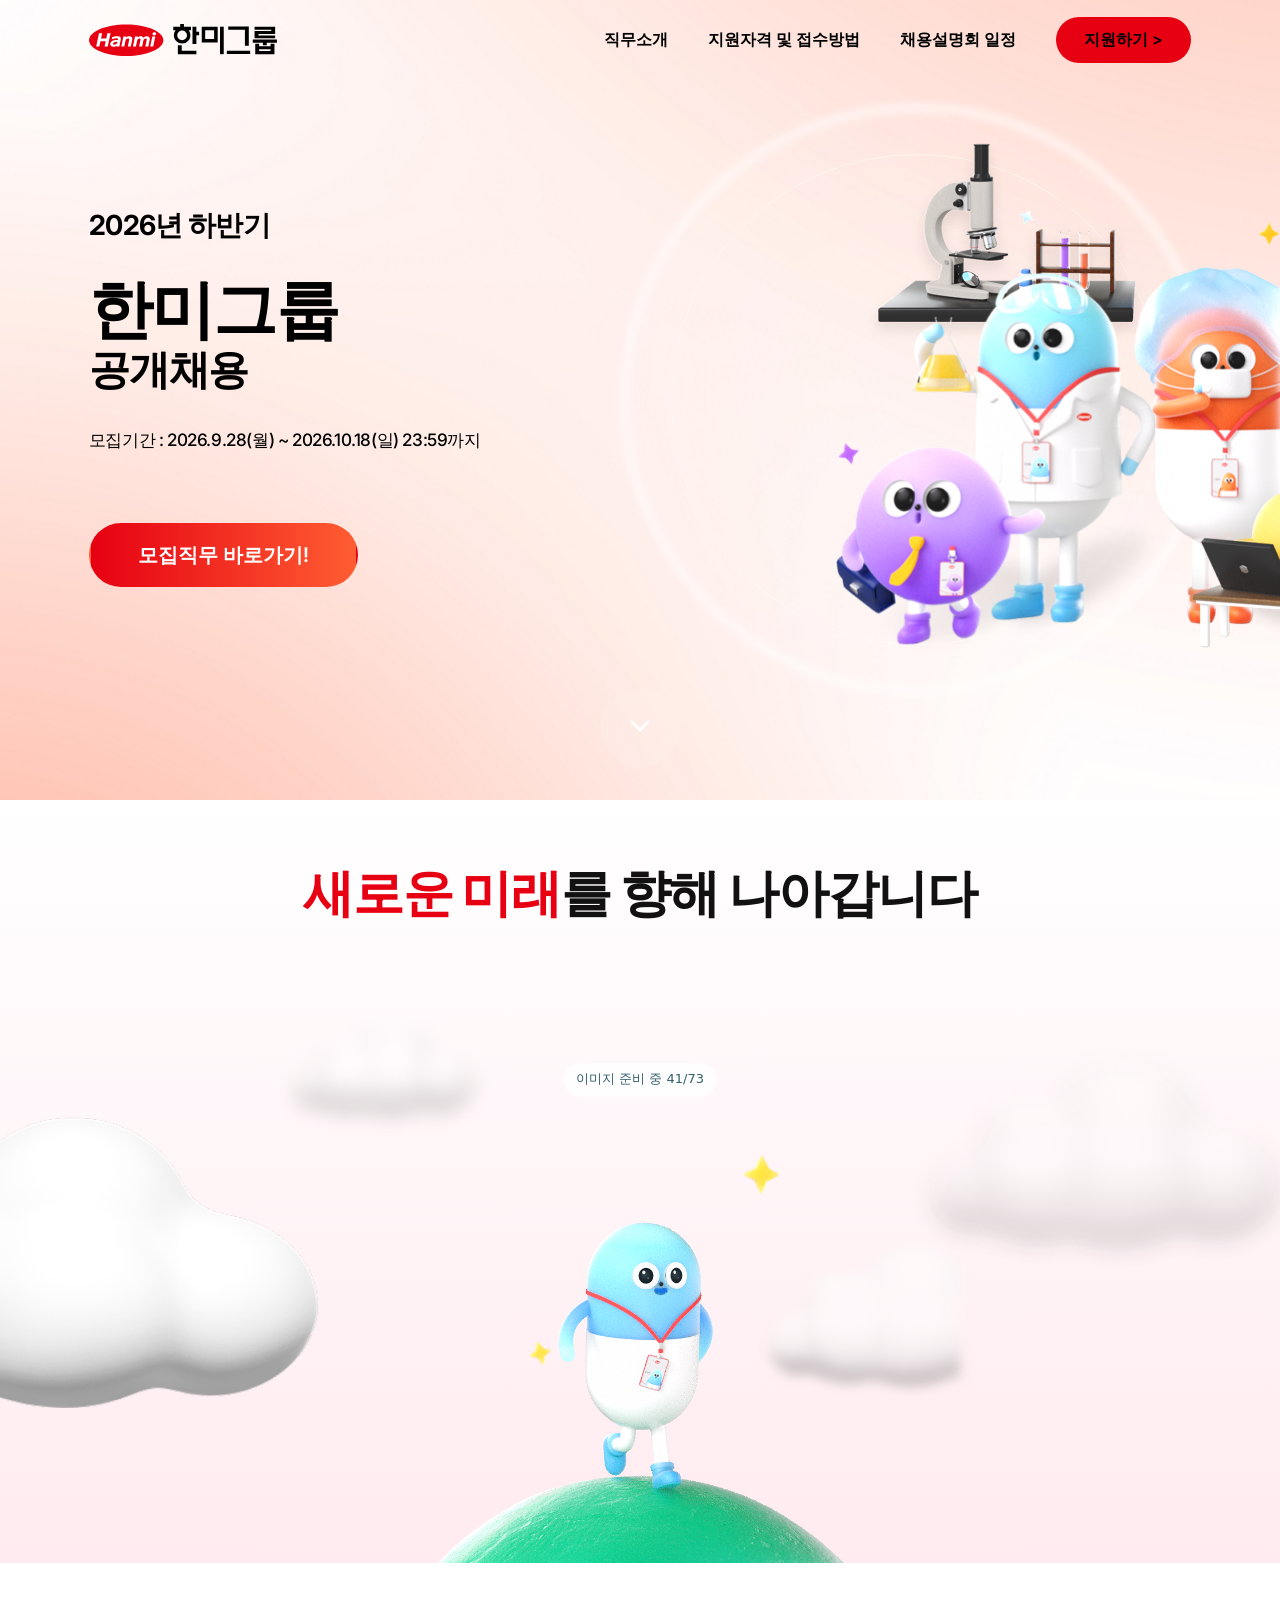
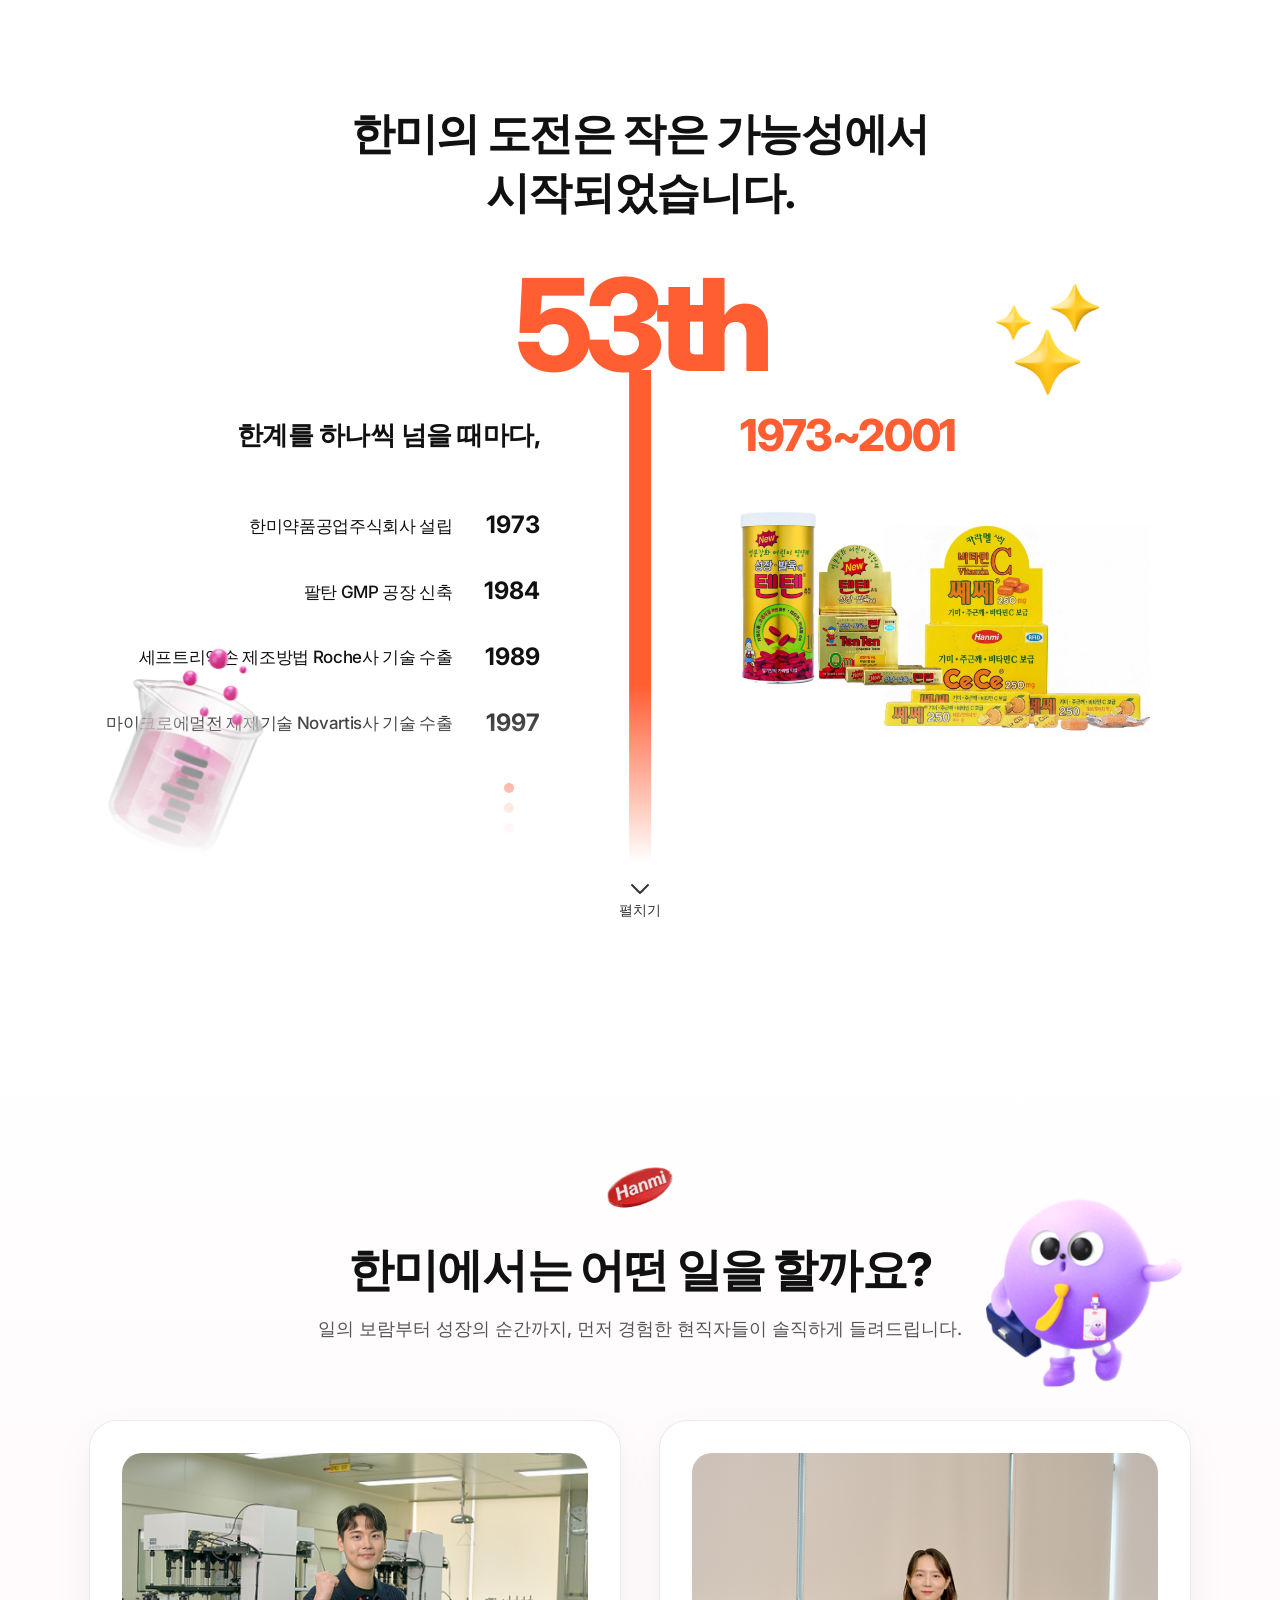
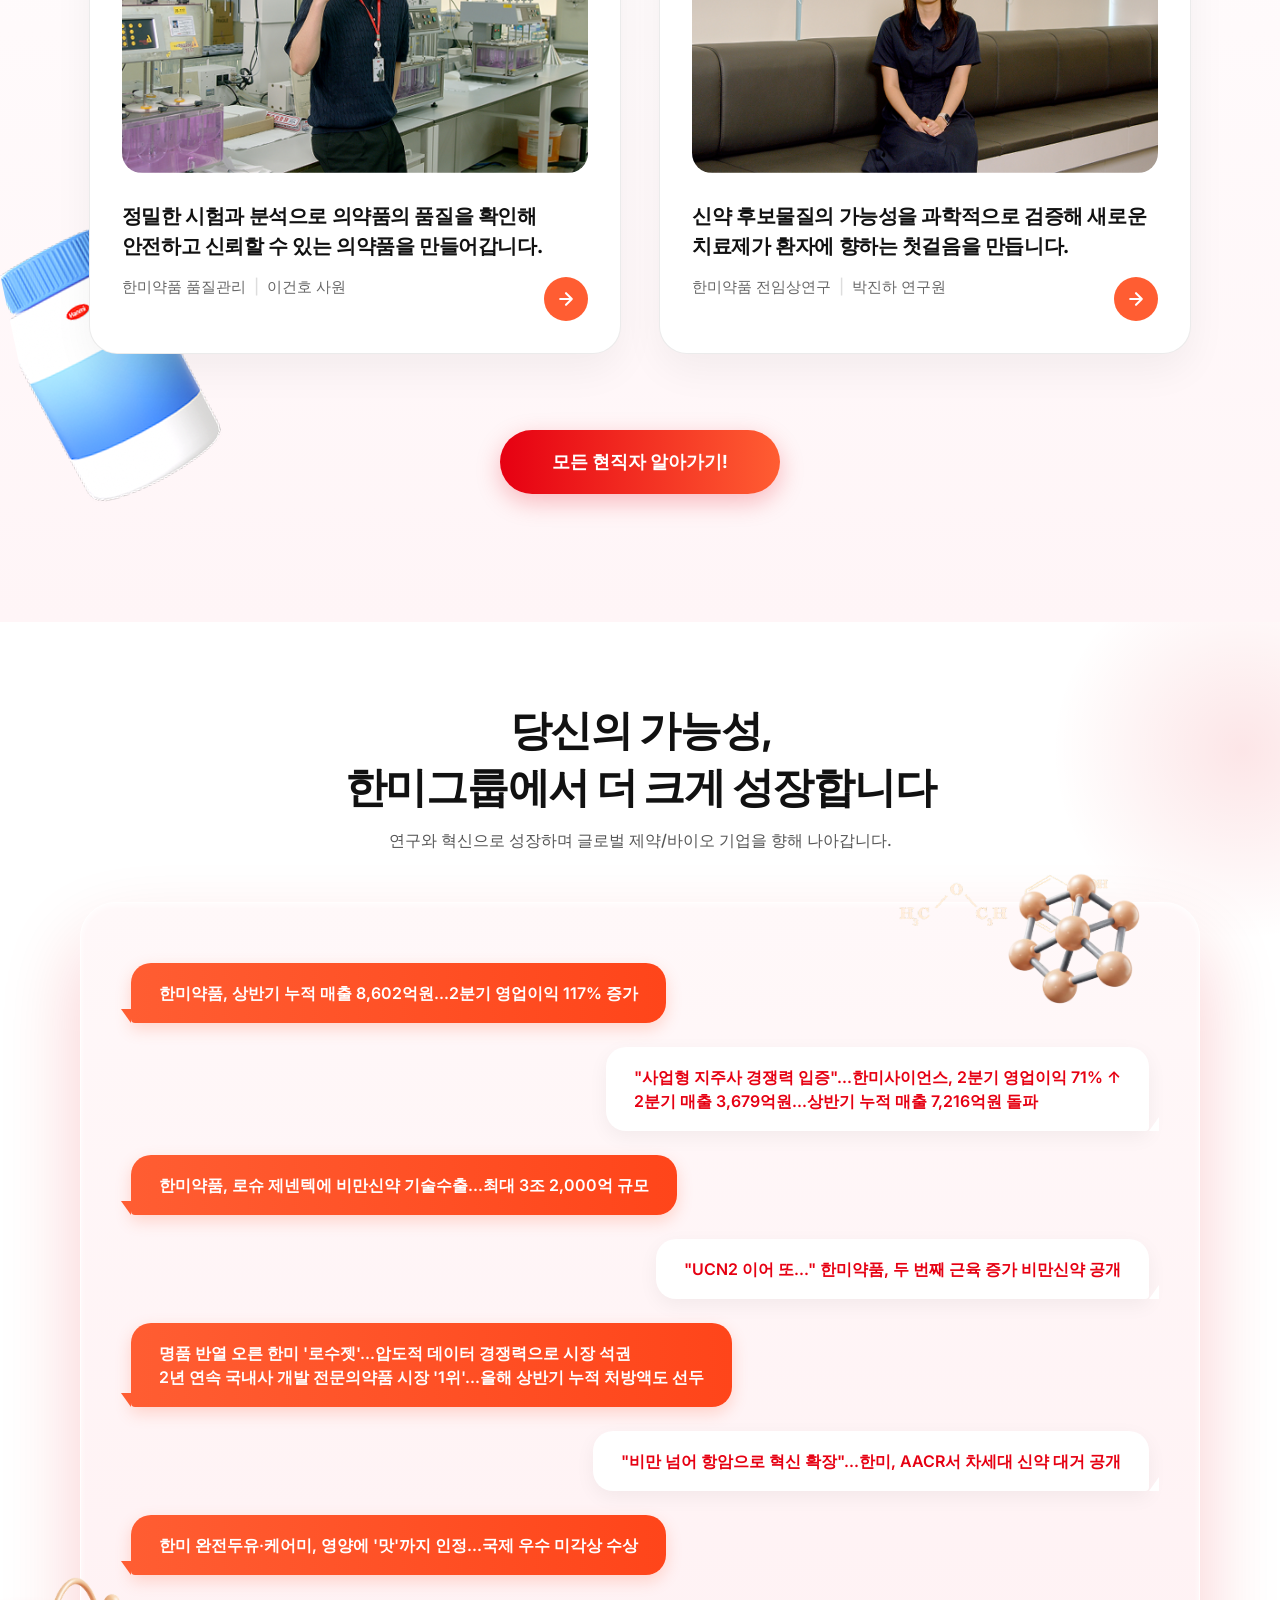
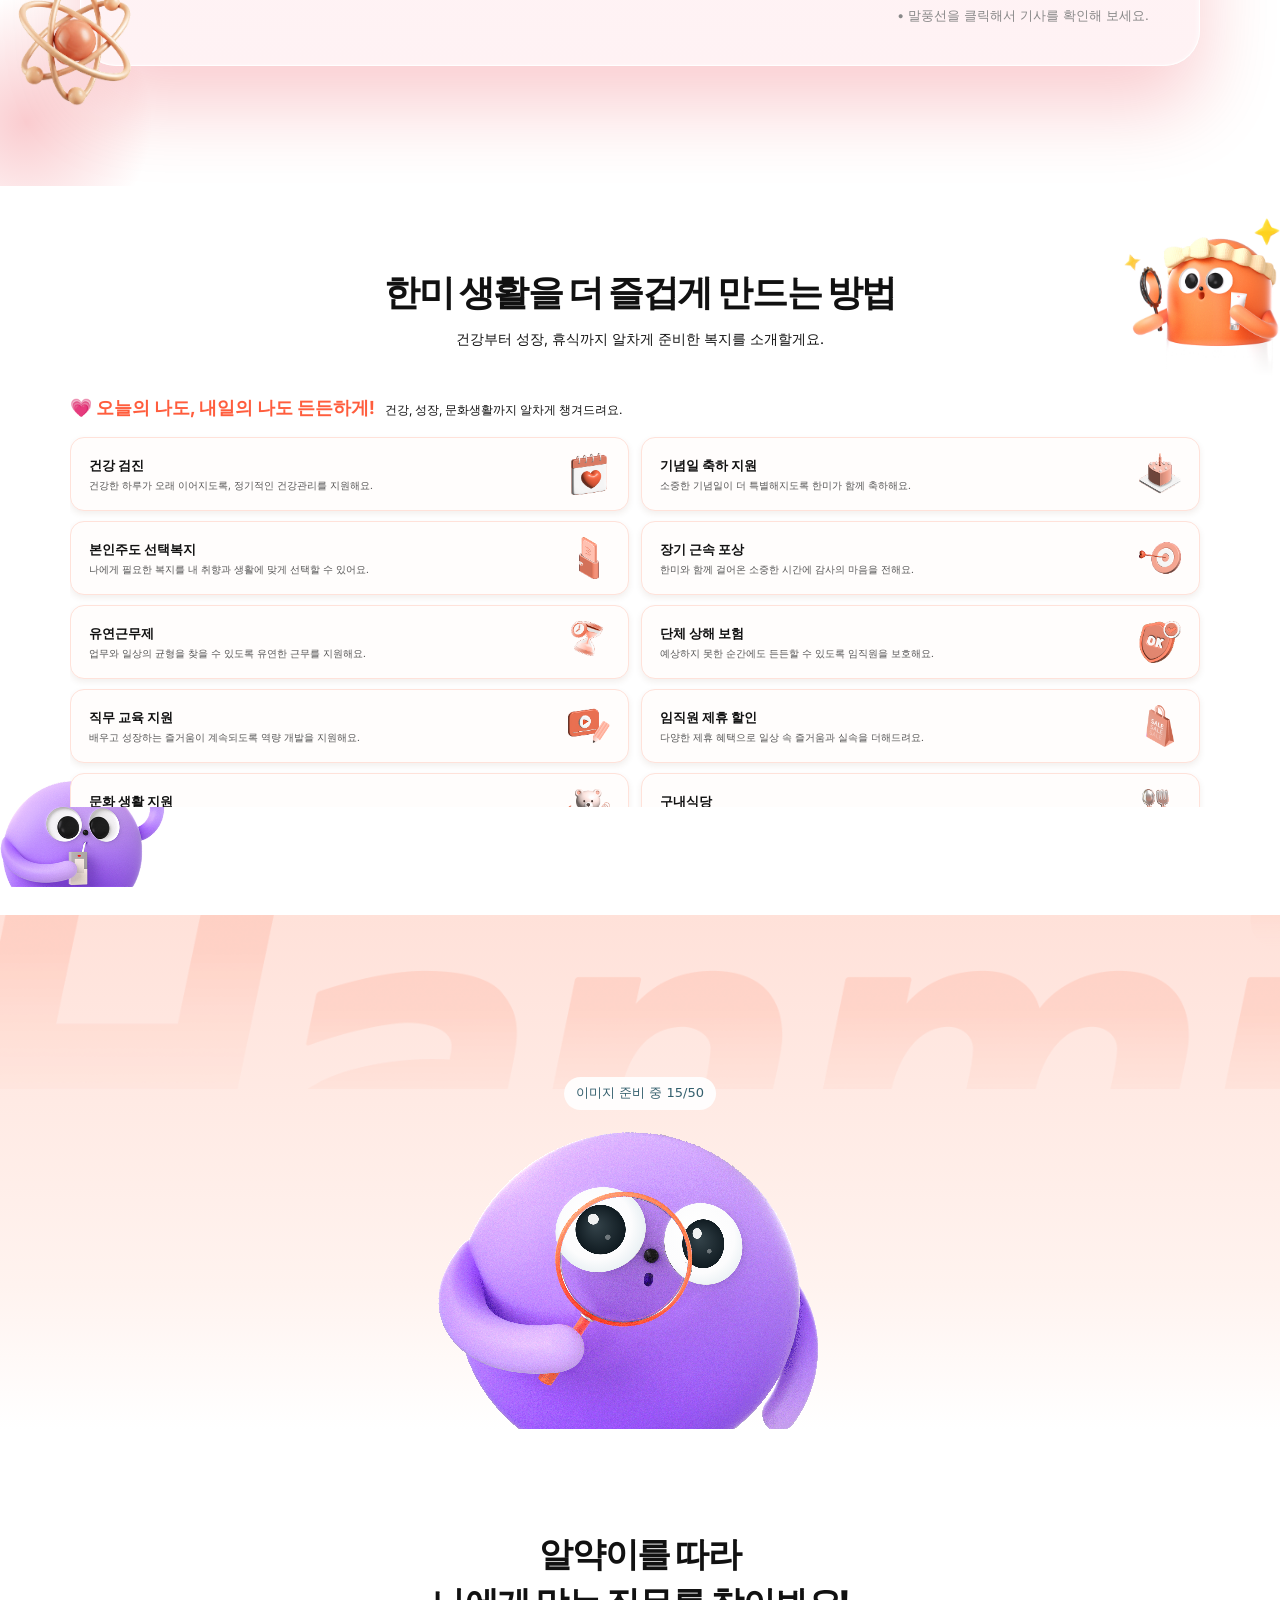
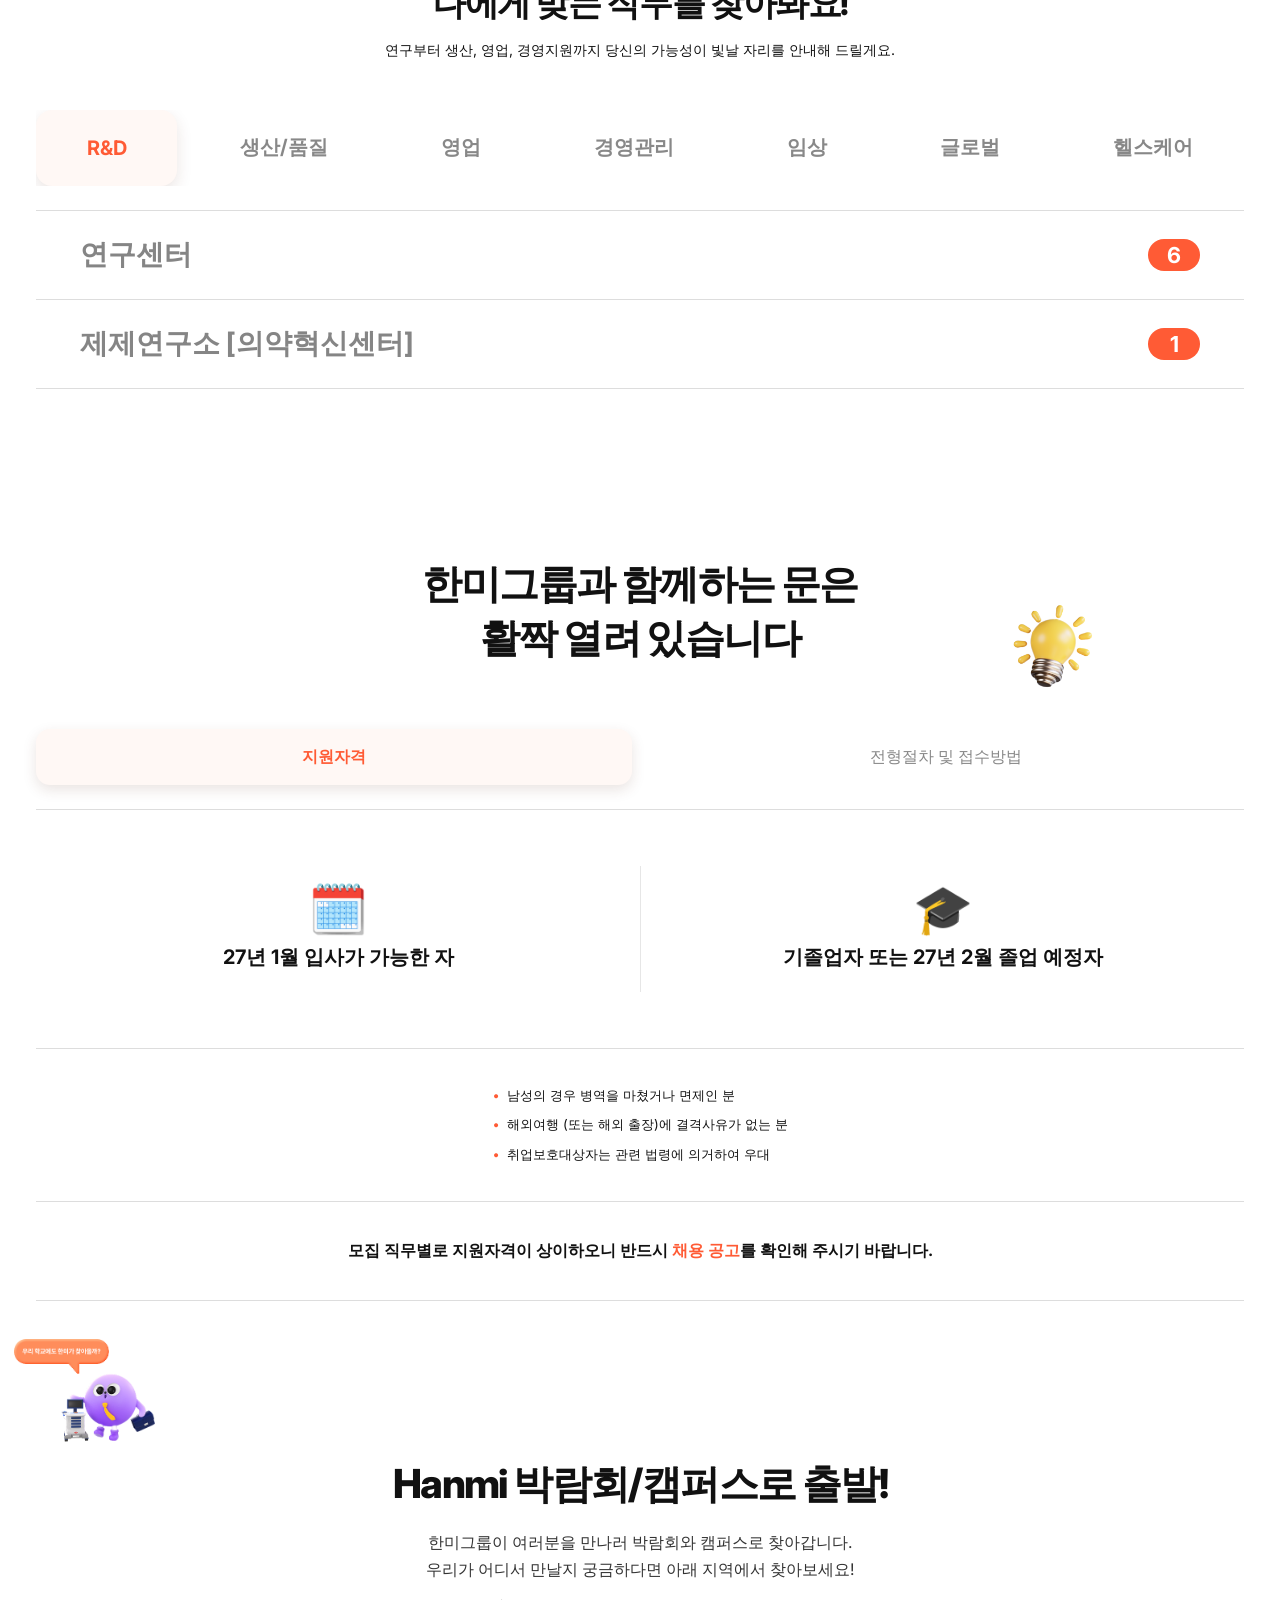
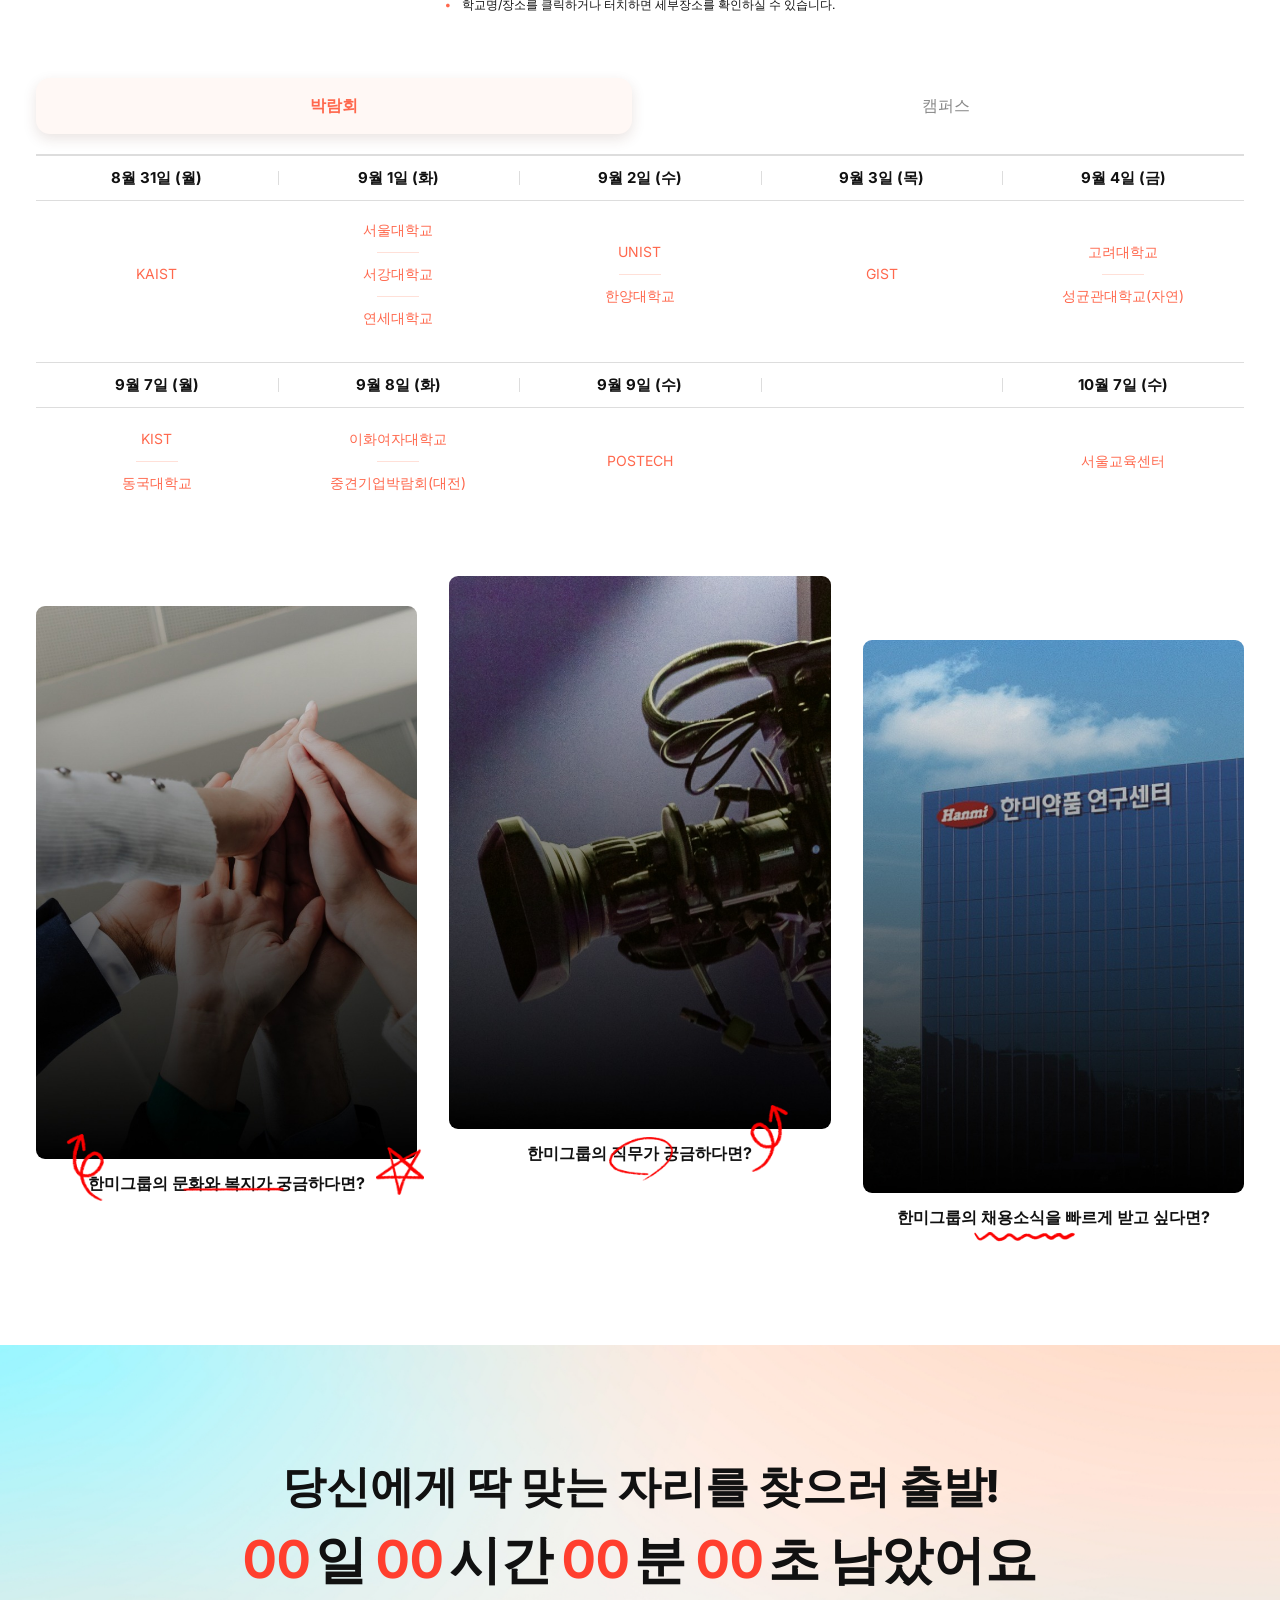
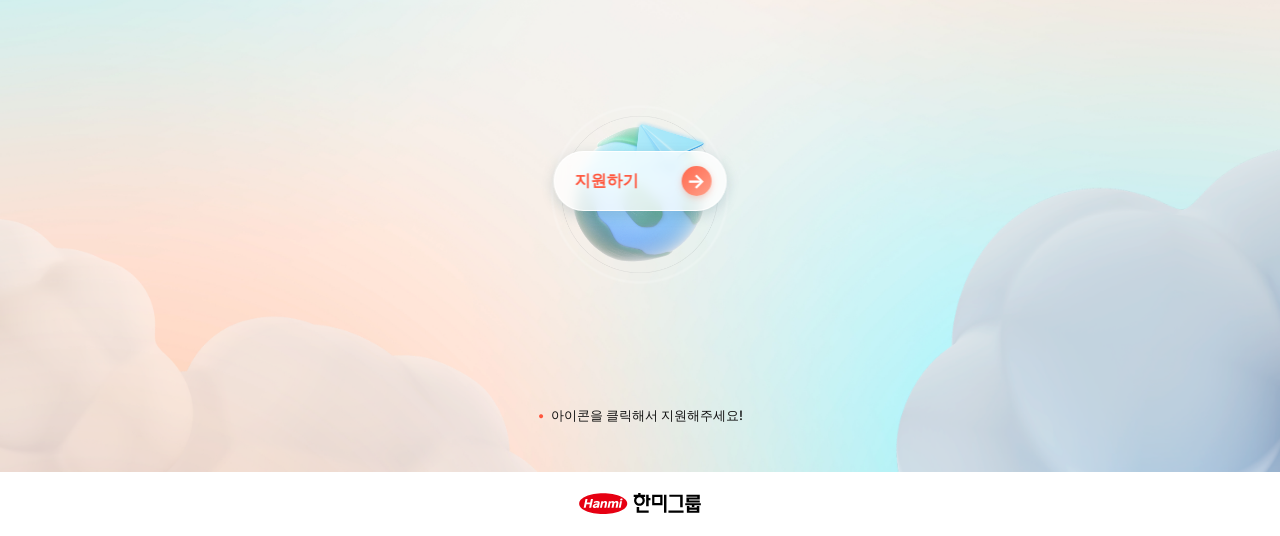
<file: 한미약품/index.html>
<!doctype html>
<html lang="ko">
  <head>
    <meta charset="UTF-8" />
    <meta name="viewport" content="width=device-width, initial-scale=1.0" />
    <title>한미그룹 2026년 하반기 공개채용</title>
    <!-- Google Fonts Inter 적용 -->
    <link rel="preconnect" href="https://fonts.googleapis.com" />
    <link rel="preconnect" href="https://fonts.gstatic.com" crossorigin />

    <link rel="stylesheet" href="./css/main.css" />
    <script defer src="./js/hanmi-eye-tracking/metadata.js"></script>
    <script defer src="./js/hanmi-eye-tracking/player.js"></script>
    <script defer src="./js/task_data.js"></script>
    <script defer src="./js/main.js"></script>
  </head>
  <body>
    <!-- 1. 상단 메뉴 영역 -->
    <header>
      <div class="header-inner">
        <a href="#" class="logo">
          <img
            src="./image/logo.svg.svg"
            alt="한미그룹"
            onerror="
              this.src =
                'https://placehold.co/120x32/transparent/000?text=Hanmi'
            "
          />
        </a>

        <nav class="nav-menu">
          <a href="#job-intro">직무소개</a>
          <a href="#requirement">지원자격 및 접수방법</a>
          <a href="#exposition">채용설명회 일정</a>
          <a href="#apply" class="btn-apply">지원하기 &gt;</a>
        </nav>

        <button class="hamburger-btn" id="hamburgerBtn" aria-label="메뉴 열기">
          <span></span>
          <span></span>
          <span></span>
        </button>
      </div>
    </header>

    <div class="mobile-menu-overlay" id="mobileMenu">
      <div class="mobile-menu-header">
        <a href="#" class="logo">
          <img
            src="./image/logo.svg.svg"
            alt="한미그룹"
            onerror="
              this.src =
                'https://placehold.co/120x32/transparent/000?text=Hanmi'
            "
          />
        </a>
        <button
          class="mobile-close-btn"
          id="mobileCloseBtn"
          aria-label="메뉴 닫기"
        >
          <svg
            viewBox="0 0 24 24"
            fill="none"
            xmlns="http://www.w3.org/2000/svg"
          >
            <path
              d="M18 6L6 18M6 6L18 18"
              stroke-width="2"
              stroke-linecap="round"
              stroke-linejoin="round"
            />
          </svg>
        </button>
      </div>

      <ul class="mobile-nav-list">
        <li><a href="#job-intro" class="mobile-link">직무소개</a></li>
        <li>
          <a href="#requirement" class="mobile-link">지원자격 및 접수방법</a>
        </li>
        <li><a href="#exposition" class="mobile-link">채용설명회 일정</a></li>
      </ul>

      <div class="mobile-menu-footer">
        <a href="#apply" class="mobile-btn-apply mobile-link">지원하기 &gt;</a>
      </div>

      <div class="mobile-menu-char">
        <img
          src="./image/mo_menu_char.png"
          alt="캐릭터"
          onerror="
            this.src = 'https://placehold.co/180x200/transparent/333?text=Char'
          "
        />
      </div>
    </div>

    <!-- 2. 메인 컨텐츠 영역 -->
    <main>
      <section class="main_visual">
        <div class="mv-container">
          <div class="bg-glow-outer"></div>
          <div class="bg-glow-inner"></div>

          <div class="mv-content">
            <div class="text-group">
              <p class="sub-title">2026년 하반기</p>
              <div class="main-heading">
                <h1 class="brand-name">한미그룹</h1>
                <span class="recruitment-type">공개채용</span>
              </div>
              <p class="period-info">
                모집기간 : 2026.9.28(월) ~ 2026.10.18(일) 23:59까지
              </p>
            </div>

            <a href="#recruitment-jobs" class="btn-cta">
              <span>모집직무 바로가기!</span>
            </a>
          </div>

          <div class="asset-group">
            <div class="asset-item mv-star1 updown">
              <img
                src="./image/mv_star1.png.png"
                alt=""
                onerror="this.style.opacity = 0"
              />
            </div>
            <div class="asset-item mv-star2 updown">
              <img
                src="./image/mv_star2.png.png"
                alt=""
                onerror="this.style.opacity = 0"
              />
            </div>
            <div class="asset-item mv-star3 updown">
              <img
                src="./image/mv_star3.png-1.png"
                alt=""
                onerror="this.style.opacity = 0"
              />
            </div>
            <div class="asset-item mv-star4 updown">
              <img
                src="./image/mv_star3.png.png"
                alt=""
                onerror="this.style.opacity = 0"
              />
            </div>
            <div class="asset-item mv-star5 updown">
              <img
                src="./image/mv_star4.png.png"
                alt=""
                onerror="this.style.opacity = 0"
              />
            </div>
            <div class="asset-item mv-micro updown">
              <img
                src="./image/mv_micro.png@2x.png"
                alt="현미경"
                onerror="this.style.opacity = 0"
              />
            </div>
            <div class="asset-item mv-char1 updown">
              <img
                src="./image/mv_char1.png@2x.png"
                alt="연구원 캐릭터"
                onerror="this.style.opacity = 0"
              />
            </div>
            <div class="asset-item mv-char2 updown">
              <img
                src="./image/mv_char2.png@2x.png"
                alt="생산/제조 캐릭터"
                onerror="this.style.opacity = 0"
              />
            </div>
            <div class="asset-item mv-char3 updown">
              <img
                src="./image/mv_char3.png@2x.png"
                alt="영업/비즈니스 캐릭터"
                onerror="this.style.opacity = 0"
              />
            </div>
            <div class="asset-item mv-char4 updown">
              <img
                src="./image/mv_char4.png@2x.png"
                alt="경영지원 캐릭터"
                onerror="this.style.opacity = 0"
              />
            </div>
          </div>

          <div class="scroll-down-wrapper">
            <a
              href="#mirae-section"
              class="btn-scroll"
              aria-label="아래로 스크롤"
            >
              <div class="scroll-icon">
                <svg
                  width="20"
                  height="12"
                  viewBox="0 0 20 12"
                  fill="none"
                  xmlns="http://www.w3.org/2000/svg"
                >
                  <path
                    d="M2 2L10 10L18 2"
                    stroke="white"
                    stroke-width="3"
                    stroke-linecap="round"
                    stroke-linejoin="round"
                  />
                </svg>
              </div>
            </a>
          </div>
        </div>
      </section>

      <!-- 신규 추가 섹션: .mirae-section -->
      <section class="mirae-section" id="mirae-section">
        <div class="mirae-container">
          <div class="mirae-title-wrapper">
            <h2 class="mirae-title">
              <span class="highlight-red">새로운 미래</span>를 향해 나아갑니다
            </h2>
          </div>

          <div class="mirae-visual-group">
            <div class="mirae-main-img hanmi-walker" data-hanmi-walker>
              <canvas
                width="1920"
                height="1080"
                role="img"
                aria-label="마우스를 바라보며 걷는 캐릭터"
              ></canvas>
              <span data-status role="status">이미지 준비 중</span>
            </div>
          </div>

          <div class="mirae-clouds-layer">
            <img
              src="./image/mirae_cloud-4.png"
              alt=""
              class="mirae-cloud mirae-cloud-right-top"
              onerror="this.style.opacity = 0"
            />
            <img
              src="./image/mirae_cloud-2.png"
              alt=""
              class="mirae-cloud mirae-cloud-left-bottom"
              onerror="this.style.opacity = 0"
            />
            <img
              src="./image/mirae_cloud-1.png"
              alt=""
              class="mirae-cloud mirae-cloud-left-top"
              onerror="this.style.opacity = 0"
            />
            <img
              src="./image/mirae_cloud-3.png"
              alt=""
              class="mirae-cloud mirae-cloud-right-bottom"
              onerror="this.style.opacity = 0"
            />
          </div>

          <div class="mirae-stars-layer updown">
            <img
              src="./image/mirae_mini-star1.png"
              alt=""
              class="mirae-star mirae-star-1"
              onerror="this.style.opacity = 0"
            />
            <img
              src="./image/mirae_mini-star2.png"
              alt=""
              class="mirae-star mirae-star-2"
              onerror="this.style.opacity = 0"
            />
          </div>
        </div>
      </section>

      <!-- 3번째 신규 섹션: .history-section -->
      <section
        class="history-section"
        id="history-section"
        aria-labelledby="history-title"
      >
        <div class="history-collapse" id="historyCollapse">
          <div class="history-container">
            <h2 class="history-title" id="history-title">
              한미의 도전은 작은 가능성에서<br />시작되었습니다.
            </h2>

            <div class="history-timeline">
              <p class="history-count history-count--start">
                <span class="history-count-num">53</span
                ><span class="history-count-unit">th</span>
                <img
                  class="history-deco history-deco--sparkle updown"
                  src="./image/obj_star_big.png"
                  alt="반짝이는 노란 별 세 개 장식"
                  aria-hidden="true"
                  loading="lazy"
                />
              </p>

              <!-- 1973~2001 -->
              <article
                class="history-period history-period--left history-period--p1"
              >
                <h3 class="history-period-label">1973~2001</h3>
                <p class="history-period-headline">
                  한계를 하나씩 넘을 때마다,
                </p>
                <ul class="history-list">
                  <li class="history-item">
                    <span class="history-year">1973</span
                    ><span class="history-desc">한미약품공업주식회사 설립</span>
                  </li>
                  <li class="history-item">
                    <span class="history-year">1984</span
                    ><span class="history-desc">팔탄 GMP 공장 신축</span>
                  </li>
                  <li class="history-item">
                    <span class="history-year">1989</span
                    ><span class="history-desc"
                      >세프트리악손 제조방법 Roche사 기술 수출</span
                    >
                  </li>
                  <li class="history-item">
                    <span class="history-year">1997</span
                    ><span class="history-desc"
                      >마이크로에멀전 제제기술 Novartis사 기술 수출</span
                    >
                  </li>
                </ul>
                <figure class="history-visual">
                  <img
                    src="./image/his1.png"
                    alt="한미약품 어린이 영양제 '텐텐'과 비타민C '쎄쎄' 제품 패키지"
                  />
                </figure>
                <img
                  class="history-deco history-deco--beaker updown"
                  src="./image/obj_beaker.png"
                  alt="분홍색 용액이 담긴 실험용 비커 장식"
                  aria-hidden="true"
                  loading="lazy"
                />
              </article>

              <!-- 2002~2010 -->
              <article
                class="history-period history-period--right history-period--p2"
              >
                <h3 class="history-period-label">2002~2010</h3>
                <ul class="history-list">
                  <li class="history-item">
                    <span class="history-year">2004</span
                    ><span class="history-desc"
                      >국내 최초 고혈압치료제 '아모디핀' 미국특허 획득</span
                    >
                  </li>
                  <li class="history-item">
                    <span class="history-year">2006</span
                    ><span class="history-desc"
                      >세계 최초 유소아 해열 시럽신약 '맥시부펜' 개발 성공</span
                    >
                  </li>
                  <li class="history-item">
                    <span class="history-year">2008</span
                    ><span class="history-desc"
                      >국내 최초 주사용항생제 세프트리악손 美 FDA 승인</span
                    >
                  </li>
                  <li class="history-item">
                    <span class="history-year">2009</span
                    ><span class="history-desc"
                      >세계최초 암로디핀+로살탄 복합제 '아모잘탄' 발매</span
                    >
                  </li>
                </ul>
                <figure class="history-visual">
                  <img
                    src="./image/his2.png"
                    alt="석양이 지는 해변에서 손을 잡고 함께 점프하는 다섯 사람의 실루엣"
                  />
                </figure>
                <img
                  class="history-deco history-deco--blur-blue updown"
                  src="./image/obj_mol_blur1.png"
                  alt="푸른빛으로 흐릿하게 번진 분자 구조 장식"
                  aria-hidden="true"
                  loading="lazy"
                />
                <img
                  class="history-deco history-deco--microscope"
                  src="./image/obj_microscope.png"
                  alt="파란색 현미경 장식"
                  aria-hidden="true"
                  loading="lazy"
                />
              </article>

              <!-- 2011~2015 -->
              <article
                class="history-period history-period--left history-period--p3"
              >
                <h3 class="history-period-label">2011~2015</h3>
                <p class="history-period-headline">
                  새로운 가능성이 현실이 되었어요.
                </p>
                <ul class="history-list">
                  <li class="history-item">
                    <span class="history-year">2011</span
                    ><span class="history-desc"
                      >MSD와 '아모잘탄' 50여개국 수출 계약 체결</span
                    >
                  </li>
                  <li class="history-item">
                    <span class="history-year">2012</span
                    ><span class="history-desc"
                      >'LAPS-GCSF' 美 스펙트럼사와 공동개발 및 상업화 계약</span
                    >
                  </li>
                  <li class="history-item">
                    <span class="history-year">2013</span
                    ><span class="history-desc"
                      >국내 개량신약 최초 미국 FDA 승인 및 미국 출시
                      '에소메졸'</span
                    >
                  </li>
                  <li class="history-item">
                    <span class="history-year">2014</span
                    ><span class="history-desc"
                      >'트리약손' 국내 최초 유럽 4개국 시판 허가</span
                    >
                  </li>
                  <li class="history-item">
                    <span class="history-year">2015</span
                    ><span class="history-desc"
                      >한국 사상 최대규모 릴레이 기술수출</span
                    >
                  </li>
                </ul>
                <figure class="history-visual">
                  <img
                    src="./image/his3.png"
                    alt="인체 투시 이미지와 에소메졸 20mg·40mg 제품, 스펙트럼 파마슈티컬스 로고"
                  />
                </figure>
                <img
                  class="history-deco history-deco--blur-gray"
                  src="./image/obj_mol_blur2.png"
                  alt="회색빛으로 흐릿하게 번진 분자 구조 장식"
                  aria-hidden="true"
                  loading="lazy"
                />
              </article>

              <!-- 2016~2020 -->
              <article
                class="history-period history-period--right history-period--p4"
              >
                <h3 class="history-period-label">2016~2020</h3>
                <ul class="history-list">
                  <li class="history-item">
                    <span class="history-year">2016</span
                    ><span class="history-desc"
                      >차세대 RAF 저해제, Roche 제넨텍 기술수출</span
                    >
                  </li>
                  <li class="history-item">
                    <span class="history-year">2017</span
                    ><span class="history-desc"
                      >'에소메졸' 국내 제약회사 최초 미국약전(USP) 등재</span
                    >
                  </li>
                  <li class="history-item">
                    <span class="history-year">2018</span
                    ><span class="history-desc"
                      >'Glucagon Analog', '오락솔' 차세대 AML 치료제 美
                      희귀의약품 지정</span
                    >
                  </li>
                  <li class="history-item">
                    <span class="history-year">2019</span
                    ><span class="history-desc"
                      >최근 10년간 처방실적 최다 4조 4,176억원</span
                    >
                  </li>
                </ul>
                <figure class="history-visual">
                  <img
                    src="./image/his4.png"
                    alt="미국임상종양학회(ASCO) 로고와 로수젯 제품군, 미국약전(USP) 로고"
                  />
                </figure>
              </article>

              <!-- 2021~2026 -->
              <article
                class="history-period history-period--left history-period--p5"
              >
                <h3 class="history-period-label">2021~2026</h3>
                <p class="history-period-headline">
                  하지만 아직, 가야 할 길이 더 남아 있습니다.
                </p>
                <ul class="history-list">
                  <li class="history-item">
                    <span class="history-year">2021</span
                    ><span class="history-desc"
                      >'로수젯', 국내사 개발 처방의약품 매출 1위 달성</span
                    >
                  </li>
                  <li class="history-item">
                    <span class="history-year">2022</span
                    ><span class="history-desc"
                      ><span class="history-desc-line"
                        >'롤론티스' 한국 최초 FDA 허가 받은 바이오신약
                        등재</span
                      ><span class="history-desc-line"
                        >'로수젯 RACING 연구' 세계 최고 권위 의학저널 'LANCET'
                        등재</span
                      ></span
                    >
                  </li>
                  <li class="history-item">
                    <span class="history-year">2023</span
                    ><span class="history-desc"
                      >비만 프로젝트 'H.O.P' 프로젝트 가동</span
                    >
                  </li>
                  <li class="history-item">
                    <span class="history-year">2024</span
                    ><span class="history-desc"
                      >근손실 한계 뛰어넘은 신개념 비만 신약 'HM17321'
                      발표</span
                    >
                  </li>
                  <li class="history-item">
                    <span class="history-year">2025</span
                    ><span class="history-desc"
                      ><span class="history-desc-line"
                        >'로수젯' 한국 전문의약품 시장 1위 품목 등록</span
                      ><span class="history-desc-line"
                        >한미약품 8년 연속 원외처방 1위</span
                      ><span class="history-desc-line"
                        >미국암연구학회(AACR)서 국내 최다 11개 연구 성과
                        발표</span
                      ><span class="history-desc-line"
                        >한미사이언스 약국화장품 'EGF크림' 27만개 완판</span
                      ></span
                    >
                  </li>
                  <li class="history-item">
                    <span class="history-year">2026</span
                    ><span class="history-desc"
                      ><span class="history-desc-line"
                        >희귀질환치료제 'LAPS-GLP2' 릴리 기술수출</span
                      ><span class="history-desc-line"
                        >한미 '완전두유·케어미' 국제 우수 미각상 수상</span
                      ></span
                    >
                  </li>
                </ul>
                <figure class="history-visual">
                  <img
                    src="./image/his5.png"
                    alt="더 랜싯 창간 200주년 표지와 롤론티스 제품, 지속형 약물 작용 원리 도식"
                  />
                </figure>
                <img
                  class="history-deco history-deco--molecule updown"
                  src="./image/obj_mol_big.png"
                  alt="투명한 유리 질감의 분자 구조 장식"
                  aria-hidden="true"
                  loading="lazy"
                />
              </article>

              <p class="history-count history-count--end">
                <img
                  class="history-deco history-deco--mascot updown"
                  src="./image/con2_char.png"
                  alt="출입증을 목에 건 한미 알약 캐릭터"
                  aria-hidden="true"
                  loading="lazy"
                />
                <span class="history-count-num">100</span
                ><span class="history-count-unit">th</span>
              </p>
            </div>

            <div class="history-closing">
              <p class="history-closing-text">
                한계를 넘을 때마다, 건강한 미래는 가까워졌습니다. 한계를 넘는
                일, 우리에게는 꽤 익숙하니까.
              </p>
              <p class="history-closing-lead">
                <span class="history-closing-line"
                  >수많은 도전이 오늘의 한미를 만들었습니다.</span
                >
                <span class="history-closing-line"
                  >이제 또 다른 가능성을 향해 당신과 함께 나아갑니다.</span
                >
              </p>
            </div>
          </div>
        </div>

        <!-- 펼치기/접기 버튼 -->
        <div class="history-toggle-wrap" hidden>
          <button
            type="button"
            class="history-toggle"
            id="historyToggle"
            aria-expanded="false"
            aria-controls="historyCollapse"
          >
            <svg
              class="history-toggle-icon"
              width="20"
              height="12"
              viewBox="0 0 20 12"
              fill="none"
              aria-hidden="true"
            >
              <path
                d="M2 2L10 10L18 2"
                stroke="currentColor"
                stroke-width="2"
                stroke-linecap="round"
                stroke-linejoin="round"
              />
            </svg>
            <span class="history-toggle-label">펼치기</span>
          </button>
        </div>
      </section>

      <!-- 4번째 신규 섹션: .job-intro-section (직무소개 파트) -->
      <section class="job-intro-section" id="job-intro">
        <div class="job-intro-container">
          <!-- 상단 타이틀 및 로고, 캐릭터 영역 -->
          <div class="job-intro-header">
            <img
              src="./image/con3_logo.png.png"
              alt="Hanmi 로고"
              class="job-intro-badge"
              onerror="this.style.opacity = 0"
            />
            <h2 class="job-intro-title">한미에서는 어떤 일을 할까요?</h2>
            <p class="job-intro-desc">
              일의 보람부터 성장의 순간까지, 먼저 경험한 현직자들이 솔직하게
              들려드립니다.
            </p>
          </div>

          <!-- 배경 장식용 캐릭터 및 약병 (약병을 카드 그리드보다 먼저 선언하여 카드 뒤에 위치하도록 함) -->
          <img
            src="./image/con3_char.png.png"
            alt=""
            class="job-intro-deco job-intro-deco--char updown"
            aria-hidden="true"
            onerror="this.style.opacity = 0"
          />
          <img
            src="./image/con3_bottle.png.png"
            alt=""
            class="job-intro-deco job-intro-deco--bottle updown"
            aria-hidden="true"
            onerror="this.style.opacity = 0"
          />

          <!-- 현직자 카드 그리드 (z-index를 주어 약병보다 위에 오도록 함) -->
          <div class="job-intro-grid">
            <!-- 카드 1 -->
            <article class="job-card">
              <div class="job-card-img-wrap">
                <img
                  src="./image/con3_int1.jpg.png"
                  alt="연구실에서 파이팅 포즈를 취하고 있는 이건호 사원"
                  class="job-card-img"
                />
              </div>
              <div class="job-card-content">
                <h3 class="job-card-title">
                  정밀한 시험과 분석으로 의약품의 품질을 확인해 안전하고 신뢰할
                  수 있는 의약품을 만들어갑니다.
                </h3>
                <div class="job-card-info">
                  <span class="job-card-dept">한미약품 품질관리</span>
                  <span class="job-card-divider">|</span>
                  <span class="job-card-name">이건호 사원</span>
                </div>
              </div>
              <a
                href="#"
                class="job-card-btn"
                aria-label="이건호 사원 직무 인터뷰 보기"
              >
                <svg
                  width="20"
                  height="20"
                  viewBox="0 0 24 24"
                  fill="none"
                  stroke="currentColor"
                  stroke-width="2.5"
                  stroke-linecap="round"
                  stroke-linejoin="round"
                >
                  <path d="M5 12h14M12 5l7 7-7 7" />
                </svg>
              </a>
            </article>

            <!-- 카드 2 -->
            <article class="job-card">
              <div class="job-card-img-wrap">
                <img
                  src="./image/con3_int2.jpg.png"
                  alt="소파에 앉아 있는 박진하 연구원"
                  class="job-card-img"
                />
              </div>
              <div class="job-card-content">
                <h3 class="job-card-title">
                  신약 후보물질의 가능성을 과학적으로 검증해 새로운 치료제가
                  환자에 향하는 첫걸음을 만듭니다.
                </h3>
                <div class="job-card-info">
                  <span class="job-card-dept">한미약품 전임상연구</span>
                  <span class="job-card-divider">|</span>
                  <span class="job-card-name">박진하 연구원</span>
                </div>
              </div>
              <a
                href="#"
                class="job-card-btn"
                aria-label="박진하 연구원 직무 인터뷰 보기"
              >
                <svg
                  width="20"
                  height="20"
                  viewBox="0 0 24 24"
                  fill="none"
                  stroke="currentColor"
                  stroke-width="2.5"
                  stroke-linecap="round"
                  stroke-linejoin="round"
                >
                  <path d="M5 12h14M12 5l7 7-7 7" />
                </svg>
              </a>
            </article>
          </div>

          <!-- 하단 CTA 버튼 및 태블릿용 약통 영역 -->
          <div class="job-intro-footer">
            <!-- 태블릿 버전에서 CTA 버튼 왼쪽에 위치할 약통 -->
            <img
              src="./image/con3_bottle.png.png"
              alt=""
              class="job-intro-deco job-intro-deco--bottle-tablet updown"
              aria-hidden="true"
              onerror="this.style.opacity = 0"
            />
            <a href="#all-employees" class="job-intro-cta-btn">
              <span>모든 현직자 알아가기!</span>
            </a>
          </div>
        </div>
      </section>
      <!-- 5번째 신규 섹션: .innovation (성장 및 혁신 소식 영역) -->
      <section class="innovation" id="innovation">
        <div class="inno-container">
          <!-- 상단 헤더 영역 -->
          <div class="inno-header">
            <h2 class="inno-title">
              당신의 가능성,<br />
              <strong>한미그룹에서 더 크게 성장합니다</strong>
            </h2>
            <p class="inno-subtitle">
              연구와 혁신으로 성장하며 글로벌 제약/바이오 기업을 향해
              나아갑니다.
            </p>
          </div>

          <!-- 카드 & 장식 요소 컨텐츠 영역 -->
          <div class="inno-content">
            <!-- 우측 상단 장식 이미지 (화학식 배경 'inno_Image.png'가 3D 원자 'inno_obj_mol.png' 아래 혹은 위로 자연스럽게 겹치도록 배치) -->
            <img
              src="./image/inno_Image.png"
              alt=""
              class="inno-deco inno-deco-mol updown"
              aria-hidden="true"
            />
            <img
              src="./image/inno_Container.png"
              alt=""
              class="inno-deco inno-deco-atom"
              aria-hidden="true"
            />

            <div class="inno-list">
              <!-- 기사 카드 1 -->
              <a href="#" class="inno-card inno-card--orange inno-card--left">
                <span class="inno-card-text"
                  >한미약품, 상반기 누적 매출 8,602억원...2분기 영업이익 117%
                  증가</span
                >
              </a>

              <!-- 기사 카드 2 -->
              <a href="#" class="inno-card inno-card--white inno-card--right">
                <span class="inno-card-text"
                  >"사업형 지주사 경쟁력 입증"...한미사이언스, 2분기 영업이익
                  71% ↑<br />2분기 매출 3,679억원...상반기 누적 매출 7,216억원
                  돌파</span
                >
              </a>

              <!-- 기사 카드 3 -->
              <a href="#" class="inno-card inno-card--orange inno-card--left">
                <span class="inno-card-text"
                  >한미약품, 로슈 제넨텍에 비만신약 기술수출...최대 3조 2,000억
                  규모</span
                >
              </a>

              <!-- 기사 카드 4 -->
              <a href="#" class="inno-card inno-card--white inno-card--right">
                <span class="inno-card-text"
                  >"UCN2 이어 또..." 한미약품, 두 번째 근육 증가 비만신약
                  공개</span
                >
              </a>

              <!-- 기사 카드 5 -->
              <a href="#" class="inno-card inno-card--orange inno-card--left">
                <span class="inno-card-text"
                  >명품 반열 오른 한미 '로수젯'...압도적 데이터 경쟁력으로 시장
                  석권<br />2년 연속 국내사 개발 전문의약품 시장 '1위'...올해
                  상반기 누적 처방액도 선두</span
                >
              </a>

              <!-- 기사 카드 6 -->
              <a href="#" class="inno-card inno-card--white inno-card--right">
                <span class="inno-card-text"
                  >"비만 넘어 항암으로 혁신 확장"...한미, AACR서 차세대 신약
                  대거 공개</span
                >
              </a>

              <!-- 기사 카드 7 -->
              <a href="#" class="inno-card inno-card--orange inno-card--left">
                <span class="inno-card-text"
                  >한미 완전두유·케어미, 영양에 '맛'까지 인정...국제 우수 미각상
                  수상</span
                >
              </a>
            </div>

            <!-- 하단 안내 문구 -->
            <p class="inno-notice">• 말풍선을 클릭해서 기사를 확인해 보세요.</p>
          </div>

          <!-- 좌측 하단 3D 분자 구조 이미지 -->
          <img
            src="./image/inno_obj_mol.png.png"
            alt=""
            class="inno-deco inno-deco-structure updown"
            aria-hidden="true"
          />
        </div>
      </section>
      <section class="welfare" id="welfare" aria-labelledby="welfare-title">
        <div class="welfare-container">
          <header class="welfare-header">
            <h2 class="welfare-title" id="welfare-title">
              한미 생활을 더 즐겁게 만드는 방법
            </h2>
            <p class="welfare-subtitle">
              건강부터 성장, 휴식까지 알차게 준비한 복지를 소개할게요.
            </p>
          </header>

          <img
            class="welfare-character updown"
            src="./image/welfare_character.png"
            alt="거울과 화장품을 들고 있는 한미 캐릭터"
          />

          <div
            class="welfare-list"
            role="region"
            aria-label="회사 복지 목록"
            tabindex="0"
          >
            <section
              class="welfare-group"
              aria-labelledby="welfare-personal-title"
            >
              <div class="welfare-group-header">
                <h3 class="welfare-group-title" id="welfare-personal-title">
                  💗 오늘의 나도, 내일의 나도 든든하게!
                </h3>
                <p class="welfare-group-description">
                  건강, 성장, 문화생활까지 알차게 챙겨드려요.
                </p>
              </div>
              <ul class="welfare-group-items">
                <li class="welfare-card">
                  <div class="welfare-card-content">
                    <h4 class="welfare-card-title">건강 검진</h4>
                    <p class="welfare-card-description">
                      건강한 하루가 오래 이어지도록, 정기적인 건강관리를 지원해요.
                    </p>
                  </div>
                  <img
                    class="welfare-card-icon"
                    src="./image/welfare_card_01.png"
                    alt="하트가 그려진 건강 검진 달력"
                  />
                </li>
                <li class="welfare-card">
                  <div class="welfare-card-content">
                    <h4 class="welfare-card-title">기념일 축하 지원</h4>
                    <p class="welfare-card-description">
                      소중한 기념일이 더 특별해지도록 한미가 함께 축하해요.
                    </p>
                  </div>
                  <img
                    class="welfare-card-icon"
                    src="./image/welfare_card_02.png"
                    alt="초가 꽂힌 기념일 케이크"
                  />
                </li>
                <li class="welfare-card">
                  <div class="welfare-card-content">
                    <h4 class="welfare-card-title">본인주도 선택복지</h4>
                    <p class="welfare-card-description">
                      나에게 필요한 복지를 내 취향과 생활에 맞게 선택할 수 있어요.
                    </p>
                  </div>
                  <img
                    class="welfare-card-icon"
                    src="./image/welfare_card_03.png"
                    alt="복지 선택을 나타내는 안내 책자"
                  />
                </li>
                <li class="welfare-card">
                  <div class="welfare-card-content">
                    <h4 class="welfare-card-title">장기 근속 포상</h4>
                    <p class="welfare-card-description">
                      한미와 함께 걸어온 소중한 시간에 감사의 마음을 전해요.
                    </p>
                  </div>
                  <img
                    class="welfare-card-icon"
                    src="./image/welfare_card_04.png"
                    alt="과녁에 꽂힌 화살"
                  />
                </li>
                <li class="welfare-card">
                  <div class="welfare-card-content">
                    <h4 class="welfare-card-title">유연근무제</h4>
                    <p class="welfare-card-description">
                      업무와 일상의 균형을 찾을 수 있도록 유연한 근무를 지원해요.
                    </p>
                  </div>
                  <img
                    class="welfare-card-icon"
                    src="./image/welfare_card_05.png"
                    alt="유연한 근무 시간을 나타내는 시계"
                  />
                </li>
                <li class="welfare-card">
                  <div class="welfare-card-content">
                    <h4 class="welfare-card-title">단체 상해 보험</h4>
                    <p class="welfare-card-description">
                      예상하지 못한 순간에도 든든할 수 있도록 임직원을 보호해요.
                    </p>
                  </div>
                  <img
                    class="welfare-card-icon"
                    src="./image/welfare_card_06.png"
                    alt="보호와 승인을 나타내는 방패"
                  />
                </li>
                <li class="welfare-card">
                  <div class="welfare-card-content">
                    <h4 class="welfare-card-title">직무 교육 지원</h4>
                    <p class="welfare-card-description">
                      배우고 성장하는 즐거움이 계속되도록 역량 개발을 지원해요.
                    </p>
                  </div>
                  <img
                    class="welfare-card-icon"
                    src="./image/welfare_card_07.png"
                    alt="재생 버튼이 있는 학습 영상 카드"
                  />
                </li>
                <li class="welfare-card">
                  <div class="welfare-card-content">
                    <h4 class="welfare-card-title">임직원 제휴 할인</h4>
                    <p class="welfare-card-description">
                      다양한 제휴 혜택으로 일상 속 즐거움과 실속을 더해드려요.
                    </p>
                  </div>
                  <img
                    class="welfare-card-icon"
                    src="./image/welfare_card_08.png"
                    alt="세일 문구가 적힌 할인 쇼핑백"
                  />
                </li>
                <li class="welfare-card">
                  <div class="welfare-card-content">
                    <h4 class="welfare-card-title">문화 생활 지원</h4>
                    <p class="welfare-card-description">
                      바쁜 일상에 기분 좋은 쉼표를 더할 수 있도록 문화생활을 응원해요.
                    </p>
                  </div>
                  <img
                    class="welfare-card-icon"
                    src="./image/welfare_card_09.png"
                    alt="문화생활을 상징하는 곰돌이 캐릭터"
                  />
                </li>
                <li class="welfare-card">
                  <div class="welfare-card-content">
                    <h4 class="welfare-card-title">구내식당</h4>
                    <p class="welfare-card-description">
                      든든하고 맛있는 한 끼로 활기찬 하루를 채워드려요.
                    </p>
                  </div>
                  <img
                    class="welfare-card-icon"
                    src="./image/welfare_card_10.png"
                    alt="숟가락과 포크 식기"
                  />
                </li>
                <li class="welfare-card">
                  <div class="welfare-card-content">
                    <h4 class="welfare-card-title">임직원 스트레스 관리</h4>
                    <p class="welfare-card-description">
                      몸과 마음이 지치지 않도록 건강한 마음 관리를 함께해요.
                    </p>
                  </div>
                  <span class="welfare-card-symbol" aria-hidden="true">🍫</span>
                </li>
                <li class="welfare-card">
                  <div class="welfare-card-content">
                    <h4 class="welfare-card-title">제휴 약국</h4>
                    <p class="welfare-card-description">
                      필요한 건강관리를 더욱 편리하게 이용할 수 있도록 지원해요.
                    </p>
                  </div>
                  <span class="welfare-card-symbol" aria-hidden="true">💊</span>
                </li>
              </ul>
            </section>

            <section
              class="welfare-group"
              aria-labelledby="welfare-family-title"
            >
              <div class="welfare-group-header">
                <h3 class="welfare-group-title" id="welfare-family-title">
                  🏠 가족의 행복도 빼놓을 수 없죠!
                </h3>
                <p class="welfare-group-description">
                  축하할 때도, 도움이 필요할 때도 한미가 함께해요.
                </p>
              </div>
              <ul class="welfare-group-items">
                <li class="welfare-card">
                  <div class="welfare-card-content">
                    <h4 class="welfare-card-title">경조사 지원</h4>
                    <p class="welfare-card-description">
                      가족의 기쁜 순간과 힘든 순간에 한미가 함께 마음을 나눠요.
                    </p>
                  </div>
                  <span class="welfare-card-symbol" aria-hidden="true">💰</span>
                </li>
                <li class="welfare-card">
                  <div class="welfare-card-content">
                    <h4 class="welfare-card-title">출산 축하 지원</h4>
                    <p class="welfare-card-description">
                      소중한 새 가족의 탄생을 진심으로 축하하고 응원해요.
                    </p>
                  </div>
                  <span class="welfare-card-symbol" aria-hidden="true">🎁</span>
                </li>
                <li class="welfare-card">
                  <div class="welfare-card-content">
                    <h4 class="welfare-card-title">다자녀 지원</h4>
                    <p class="welfare-card-description">
                      아이들과 함께하는 행복한 일상이 더욱 든든하도록 지원해요.
                    </p>
                  </div>
                  <span class="welfare-card-symbol" aria-hidden="true">👨‍👩‍👧‍👦</span>
                </li>
                <li class="welfare-card">
                  <div class="welfare-card-content">
                    <h4 class="welfare-card-title">사내 대출</h4>
                    <p class="welfare-card-description">
                      생활에 필요한 자금 부담을 덜 수 있도록 든든한 금융 지원을 제공해요.
                    </p>
                  </div>
                  <span class="welfare-card-symbol" aria-hidden="true">💳</span>
                </li>
                <li class="welfare-card">
                  <div class="welfare-card-content">
                    <h4 class="welfare-card-title">호텔/콘도 할인</h4>
                    <p class="welfare-card-description">
                      가족과 편안한 휴식을 즐길 수 있도록 여가 혜택을 지원해요.
                    </p>
                  </div>
                  <span class="welfare-card-symbol" aria-hidden="true">🏨</span>
                </li>
                <li class="welfare-card">
                  <div class="welfare-card-content">
                    <h4 class="welfare-card-title">고급 중식당 할인</h4>
                    <p class="welfare-card-description">
                      가족과의 특별한 식사 시간이 더욱 즐거워지도록 할인 혜택을 드려요.
                    </p>
                  </div>
                  <span class="welfare-card-symbol" aria-hidden="true">🍽️</span>
                </li>
                <li class="welfare-card">
                  <div class="welfare-card-content">
                    <h4 class="welfare-card-title">초등학생 입학 선물</h4>
                    <p class="welfare-card-description">
                      설레는 첫 학교생활을 한미가 특별한 선물과 함께 응원해요.
                    </p>
                  </div>
                  <span class="welfare-card-symbol" aria-hidden="true">🎒</span>
                </li>
                <li class="welfare-card">
                  <div class="welfare-card-content">
                    <h4 class="welfare-card-title">학자금 지원</h4>
                    <p class="welfare-card-description">
                      자녀의 배움과 성장을 든든하게 이어갈 수 있도록 함께해요.
                    </p>
                  </div>
                  <span class="welfare-card-symbol" aria-hidden="true">🏅</span>
                </li>
              </ul>
            </section>

            <section
              class="welfare-group"
              aria-labelledby="welfare-workplace-title"
            >
              <div class="welfare-group-header">
                <h3 class="welfare-group-title" id="welfare-workplace-title">
                  🏢 회사생활이 조금 더 편해지는 방법!
                </h3>
                <p class="welfare-group-description">
                  출퇴근과 사내생활을 위한 다양한 지원을 만나보세요.
                </p>
              </div>
              <ul class="welfare-group-items">
                <li class="welfare-card">
                  <div class="welfare-card-content">
                    <h4 class="welfare-card-title">여성복지 운영</h4>
                    <p class="welfare-card-description">
                      여성 구성원이 더욱 건강하고 편안하게 일할 수 있도록 세심한 복지 제도를 운영해요.
                    </p>
                  </div>
                  <span class="welfare-card-symbol" aria-hidden="true">👩‍⚕️</span>
                </li>
                <li class="welfare-card">
                  <div class="welfare-card-content">
                    <h4 class="welfare-card-title">사우회 운영</h4>
                    <p class="welfare-card-description">
                      임직원이 서로 마음을 나누고 즐겁게 교류할 수 있도록 다양한 활동을 지원해요.
                    </p>
                  </div>
                  <span class="welfare-card-symbol" aria-hidden="true">🎟️</span>
                </li>
                <li class="welfare-card">
                  <div class="welfare-card-content">
                    <h4 class="welfare-card-title">사업장 통근 버스 운영</h4>
                    <p class="welfare-card-description">
                      출퇴근길의 부담을 덜고 편안하게 이동할 수 있도록 통근버스를 운영해요.
                    </p>
                  </div>
                  <span class="welfare-card-symbol" aria-hidden="true">🚌</span>
                </li>
              </ul>
            </section>
          </div>

          <img
            class="welfare-cloud updown"
            src="./image/welfare_cloud.png"
            alt="복지 카드를 들고 있는 보라색 한미 캐릭터"
          />
        </div>
      </section>
      <section class="tasks" id="tasks" aria-labelledby="tasks-title">
        <div class="tasks-hero" aria-hidden="true">
          <iframe
            class="tasks-character"
            src="./js/hanmi-reading-eye-tracking/embed.html"
            title="돋보기를 들고 걷는 한미 캐릭터 애니메이션"
            loading="lazy"
            tabindex="-1"
          ></iframe>
        </div>
        <div class="tasks-content">
          <div class="tasks-intro">
            <h2 class="tasks-title" id="tasks-title">
              알약이를 따라<br />나에게 맞는 직무를 찾아봐요!
            </h2>
            <p class="tasks-subtitle">
              연구부터 생산, 영업, 경영지원까지 당신의 가능성이 빛날 자리를
              안내해 드릴게요.
            </p>
          </div>
          <div class="tasks-tabs" role="tablist" aria-label="직무 분야">
            <button
              class="tasks-tab"
              id="tasks-tab-0"
              type="button"
              role="tab"
              aria-selected="true"
              aria-controls="tasks-panel"
              data-category="0"
            >
              R&amp;D
            </button>
            <button
              class="tasks-tab"
              id="tasks-tab-1"
              type="button"
              role="tab"
              aria-selected="false"
              aria-controls="tasks-panel"
              data-category="1"
              tabindex="-1"
            >
              생산/품질
            </button>
            <button
              class="tasks-tab"
              id="tasks-tab-2"
              type="button"
              role="tab"
              aria-selected="false"
              aria-controls="tasks-panel"
              data-category="2"
              tabindex="-1"
            >
              영업
            </button>
            <button
              class="tasks-tab"
              id="tasks-tab-3"
              type="button"
              role="tab"
              aria-selected="false"
              aria-controls="tasks-panel"
              data-category="3"
              tabindex="-1"
            >
              경영관리
            </button>
            <button
              class="tasks-tab"
              id="tasks-tab-4"
              type="button"
              role="tab"
              aria-selected="false"
              aria-controls="tasks-panel"
              data-category="4"
              tabindex="-1"
            >
              임상
            </button>
            <button
              class="tasks-tab"
              id="tasks-tab-5"
              type="button"
              role="tab"
              aria-selected="false"
              aria-controls="tasks-panel"
              data-category="5"
              tabindex="-1"
            >
              글로벌
            </button>
            <button
              class="tasks-tab"
              id="tasks-tab-6"
              type="button"
              role="tab"
              aria-selected="false"
              aria-controls="tasks-panel"
              data-category="6"
              tabindex="-1"
            >
              헬스케어
            </button>
          </div>
          <div
            class="tasks-departments"
            id="tasks-panel"
            role="tabpanel"
            aria-labelledby="tasks-tab-0"
            tabindex="0"
          ></div>
        </div>
        <dialog class="tasks-modal" aria-labelledby="tasks-modal-title">
          <div class="tasks-modal-banner">
            <button
              class="tasks-modal-close"
              type="button"
              aria-label="상세 정보 닫기"
            >
              ×
            </button>
          </div>
          <div class="tasks-modal-content"></div>
        </dialog>
      </section>
      <section
        class="requirement"
        id="requirement"
        aria-labelledby="requirement-title"
      >
        <div class="requirement-container">
          <h2 class="requirement-title" id="requirement-title">
            한미그룹과 함께하는 문은<br />활짝 열려 있습니다
          </h2>
          <img
            class="requirement-bulb updown"
            src="./image/obj_bulb.png"
            alt=""
            aria-hidden="true"
          />
          <div
            class="requirement-tabs"
            role="tablist"
            aria-label="지원 및 전형 안내"
          >
            <button
              class="requirement-tab"
              id="requirement-tab-eligibility"
              type="button"
              role="tab"
              aria-selected="true"
              aria-controls="requirement-panel-eligibility"
            >
              지원자격
            </button>
            <button
              class="requirement-tab"
              id="requirement-tab-process"
              type="button"
              role="tab"
              aria-selected="false"
              aria-controls="requirement-panel-process"
              tabindex="-1"
            >
              전형절차 및 접수방법
            </button>
          </div>
          <div
            class="requirement-panel"
            id="requirement-panel-eligibility"
            role="tabpanel"
            aria-labelledby="requirement-tab-eligibility"
          >
            <div class="requirement-eligibility">
              <div class="requirement-eligibility-item">
                <span class="requirement-eligibility-icon" aria-hidden="true"
                  >🗓️</span
                >
                <strong>27년 1월 입사가 가능한 자</strong>
              </div>
              <div class="requirement-eligibility-item">
                <span class="requirement-eligibility-icon" aria-hidden="true"
                  >🎓</span
                >
                <strong>기졸업자 또는 27년 2월 졸업 예정자</strong>
              </div>
            </div>
            <ul class="requirement-eligibility-notes">
              <li>남성의 경우 병역을 마쳤거나 면제인 분</li>
              <li>해외여행 (또는 해외 출장)에 결격사유가 없는 분</li>
              <li>취업보호대상자는 관련 법령에 의거하여 우대</li>
            </ul>
            <p class="requirement-notice">
              모집 직무별로 지원자격이 상이하오니 반드시
              <strong>채용 공고</strong>를 확인해 주시기 바랍니다.
            </p>
          </div>
          <div
            class="requirement-panel"
            id="requirement-panel-process"
            role="tabpanel"
            aria-labelledby="requirement-tab-process"
            hidden
          >
            <section class="requirement-process-group">
              <h3 class="requirement-process-title">영업직군</h3>
              <ol class="requirement-process-steps">
                <li class="requirement-process-step">
                  <img
                    class="requirement-process-icon"
                    src="./image/require_step_apply.png"
                    alt=""
                    aria-hidden="true"
                  /><strong>지원접수</strong
                  ><span class="requirement-process-date">9.28~10.18</span>
                </li>
                <li class="requirement-process-step">
                  <img
                    class="requirement-process-icon"
                    src="./image/require_step_doc.png"
                    alt=""
                    aria-hidden="true"
                  /><strong>서류전형</strong
                  ><span class="requirement-process-date">10.19~10.20</span>
                </li>
                <li class="requirement-process-step">
                  <img
                    class="requirement-process-icon"
                    src="./image/require_step_ai.png"
                    alt=""
                    aria-hidden="true"
                  /><strong>AI역량검사</strong
                  ><span class="requirement-process-date">10.21~10.25</span>
                </li>
                <li class="requirement-process-step">
                  <img
                    class="requirement-process-icon"
                    src="./image/require_step_interview1.png"
                    alt=""
                    aria-hidden="true"
                  /><strong>1차면접</strong
                  ><span class="requirement-process-date">11월 중</span>
                </li>
                <li class="requirement-process-step">
                  <img
                    class="requirement-process-icon"
                    src="./image/require_step_field.png"
                    alt=""
                    aria-hidden="true"
                  /><strong>현장체험</strong
                  ><span class="requirement-process-date">12월 초</span>
                </li>
                <li class="requirement-process-step">
                  <img
                    class="requirement-process-icon"
                    src="./image/require_step_interview2.png"
                    alt=""
                    aria-hidden="true"
                  /><strong>2차면접</strong
                  ><span class="requirement-process-date">12월 중</span>
                </li>
                <li class="requirement-process-step">
                  <img
                    class="requirement-process-icon"
                    src="./image/require_step_edu.png"
                    alt=""
                    aria-hidden="true"
                  /><strong>교육전형</strong
                  ><span class="requirement-process-date">27.1.4~</span>
                </li>
              </ol>
            </section>
            <section class="requirement-process-group">
              <h3 class="requirement-process-title">영업 외 전직군</h3>
              <ol class="requirement-process-steps">
                <li class="requirement-process-step">
                  <img
                    class="requirement-process-icon"
                    src="./image/require_step_apply.png"
                    alt=""
                    aria-hidden="true"
                  /><strong>지원접수</strong
                  ><span class="requirement-process-date">9.28~10.18</span>
                </li>
                <li class="requirement-process-step">
                  <img
                    class="requirement-process-icon"
                    src="./image/require_step_doc.png"
                    alt=""
                    aria-hidden="true"
                  /><strong>서류전형</strong
                  ><span class="requirement-process-date">10.19~10.20</span>
                </li>
                <li class="requirement-process-step">
                  <img
                    class="requirement-process-icon"
                    src="./image/require_step_ai.png"
                    alt=""
                    aria-hidden="true"
                  /><strong>AI역량검사</strong
                  ><span class="requirement-process-date">10.21~10.25</span>
                </li>
                <li class="requirement-process-step">
                  <img
                    class="requirement-process-icon"
                    src="./image/require_step_interview1.png"
                    alt=""
                    aria-hidden="true"
                  /><strong>1차면접</strong
                  ><span class="requirement-process-date">11월 중</span>
                </li>
                <li class="requirement-process-step">
                  <img
                    class="requirement-process-icon"
                    src="./image/require_step_interview2.png"
                    alt=""
                    aria-hidden="true"
                  /><strong>2차면접</strong
                  ><span class="requirement-process-date">12월 중</span>
                </li>
                <li class="requirement-process-step">
                  <img
                    class="requirement-process-icon"
                    src="./image/require_step_join.png"
                    alt=""
                    aria-hidden="true"
                  /><strong>입사</strong
                  ><span class="requirement-process-date"
                    >27.1.4<br />(경력직 협의 가능)</span
                  >
                </li>
              </ol>
            </section>
            <ul class="requirement-process-notes">
              <li>
                상기 일정은 상황에 따라 변경될 수 있으며 각 전형별 상세 일정은
                대상자에 한해 개별 안내 예정입니다.
              </li>
              <li>
                입사지원서에 허위 기재가 있거나 제출서류가 허위로 판명되는 경우,
                또는 입사 이후 자격 미확보 및 상실하는 경우는 입사가 취소될 수
                있습니다.
              </li>
              <li>지원서 제출 후에는 수정이 절대 불가하오니, 주의하시기 바랍니다.</li>
              <li>
                전형단계별 결과는 E-Mail 및 SMS를 통하여 안내하오니 E-Mail 주소 및
                휴대전화 번호를 정확히 기재해주시기 바랍니다.
              </li>
              <li>
                입사 후 3개월간 수습기간이 적용되며, 수습 기간 중 성적이
                불량하거나 직무 수행 능력이 부족하다고 판단되는 경우 입사가
                취소될 수 있습니다.
              </li>
            </ul>
          </div>
        </div>
      </section>
      <section
        class="exposition"
        id="exposition"
        aria-labelledby="exposition-title"
      >
        <div class="exposition-container">
          <img
            class="exposition-character updown updown"
            src="./image/expo_char.png"
            alt=""
            aria-hidden="true"
          />
          <h2 class="exposition-title" id="exposition-title">
            Hanmi 박람회/캠퍼스로 출발!
          </h2>
          <p class="exposition-intro">
            한미그룹이 여러분을 만나러 박람회와 캠퍼스로 찾아갑니다.<br />
            우리가 어디서 만날지 궁금하다면 아래 지역에서 찾아보세요!
          </p>
          <p class="exposition-notice">
            학교명/장소를 클릭하거나 터치하면 세부장소를 확인하실 수 있습니다.
          </p>

          <div
            class="exposition-tabs"
            role="tablist"
            aria-label="박람회 및 캠퍼스 일정"
          >
            <button
              class="exposition-tab"
              id="exposition-tab-fair"
              type="button"
              role="tab"
              aria-selected="true"
              aria-controls="exposition-panel-fair"
            >
              박람회
            </button>
            <button
              class="exposition-tab"
              id="exposition-tab-campus"
              type="button"
              role="tab"
              aria-selected="false"
              aria-controls="exposition-panel-campus"
              tabindex="-1"
            >
              캠퍼스
            </button>
          </div>

          <div
            class="exposition-panel"
            id="exposition-panel-fair"
            role="tabpanel"
            aria-labelledby="exposition-tab-fair"
          >
            <div
              class="exposition-schedule"
              id="exposition-fair-schedule"
              aria-live="polite"
            ></div>
          </div>
          <div
            class="exposition-panel"
            id="exposition-panel-campus"
            role="tabpanel"
            aria-labelledby="exposition-tab-campus"
            hidden
          >
            <div
              class="exposition-region-tabs"
              role="tablist"
              aria-label="캠퍼스 방문 지역"
              id="exposition-region-tabs"
            ></div>
            <div
              class="exposition-schedule"
              id="exposition-campus-schedule"
              aria-live="polite"
            ></div>
            <img
              class="exposition-campus-character updown"
              src="./image/expo_char1.png"
              alt=""
              aria-hidden="true"
            />
          </div>
          <div class="exposition-cards">
            <article class="exposition-card">
              <div class="exposition-card-image">
                <img
                  src="./image/con8_img1.jpg"
                  alt="한미그룹 구성원"
                  loading="lazy"
                />
                <div class="exposition-card-overlay">
                  <strong>한미그룹 YouTube</strong>
                  <span class="exposition-card-arrow" aria-hidden="true"
                    >→</span
                  >
                </div>
              </div>
              <p class="exposition-card-caption">
                한미그룹의 문화와 복지가 궁금하다면?
                <img
                  class="exposition-sign exposition-sign-arrow1"
                  src="./image/con10_sign_arrow1.png"
                  alt=""
                  aria-hidden="true"
                />
                <img
                  class="exposition-sign exposition-sign-star"
                  src="./image/con10_sign_star.png"
                  alt=""
                  aria-hidden="true"
                />
                <img
                  class="exposition-sign exposition-sign-line"
                  src="./image/con10_sign_line.png"
                  alt=""
                  aria-hidden="true"
                />
              </p>
            </article>
            <article class="exposition-card">
              <div class="exposition-card-image">
                <img
                  src="./image/con8_img2.jpg"
                  alt="촬영 카메라"
                  loading="lazy"
                />
                <div class="exposition-card-overlay">
                  <strong>한미그룹 직무 소개 페이지</strong>
                  <span class="exposition-card-arrow" aria-hidden="true"
                    >→</span
                  >
                </div>
              </div>
              <p class="exposition-card-caption">
                한미그룹의 직무가 궁금하다면?
                <img
                  class="exposition-sign exposition-sign-arrow2"
                  src="./image/con10_sign_arrow2.png"
                  alt=""
                  aria-hidden="true"
                />
                <img
                  class="exposition-sign exposition-sign-circle"
                  src="./image/con10_sign_circle.png"
                  alt=""
                  aria-hidden="true"
                />
              </p>
            </article>
            <article class="exposition-card">
              <div class="exposition-card-image">
                <img
                  src="./image/con8_img3.jpg"
                  alt="한미약품 연구센터"
                  loading="lazy"
                />
                <div class="exposition-card-overlay">
                  <strong>한미그룹 채용 홈페이지</strong>
                  <span class="exposition-card-arrow" aria-hidden="true"
                    >→</span
                  >
                </div>
              </div>
              <p class="exposition-card-caption">
                한미그룹의 채용소식을 빠르게 받고 싶다면?
                <img
                  class="exposition-sign exposition-sign-wave"
                  src="./image/con10_sign_wave.png"
                  alt=""
                  aria-hidden="true"
                />
              </p>
            </article>
          </div>
        </div>
      </section>
      <section
        class="con8"
        id="apply"
        aria-labelledby="con8-title"
        data-deadline="2026-10-18T23:59:59+09:00"
      >
        <div class="con8-content">
          <h2 class="con8-title" id="con8-title">
            당신에게 딱 맞는 자리를 찾으러 출발!
          </h2>
          <p
            class="con8-countdown"
            role="timer"
            aria-label="지원 마감까지 남은 시간"
          >
            <span class="con8-countdown-unit"
              ><strong class="con8-countdown-value" data-countdown-days
                >00</strong
              >일</span
            >
            <span class="con8-countdown-unit"
              ><strong class="con8-countdown-value" data-countdown-hours
                >00</strong
              >시간</span
            >
            <span class="con8-countdown-unit"
              ><strong class="con8-countdown-value" data-countdown-minutes
                >00</strong
              >분</span
            >
            <span class="con8-countdown-unit"
              ><strong class="con8-countdown-value" data-countdown-seconds
                >00</strong
              >초</span
            >
            남았어요
          </p>
        </div>
        <img
          class="con8-earth"
          src="./image/con9_earth.png"
          alt=""
          aria-hidden="true"
        />
        <a class="con8-apply" href="#requirement">
          <span>지원하기</span>
          <span class="con8-apply-arrow" aria-hidden="true">→</span>
        </a>
        <img
          class="con8-cloud con8-cloud-left"
          src="./image/con9_cloud_l.png"
          alt=""
          aria-hidden="true"
        />
        <img
          class="con8-cloud con8-cloud-right"
          src="./image/con9_cloud_r.png"
          alt=""
          aria-hidden="true"
        />
        <p class="con8-hint">아이콘을 클릭해서 지원해주세요!</p>
      </section>
    </main>

    <footer>
      <img class="footer-logo" src="./image/logo.svg.svg" alt="한미그룹" />
    </footer>


  </body>
</html>
</file>
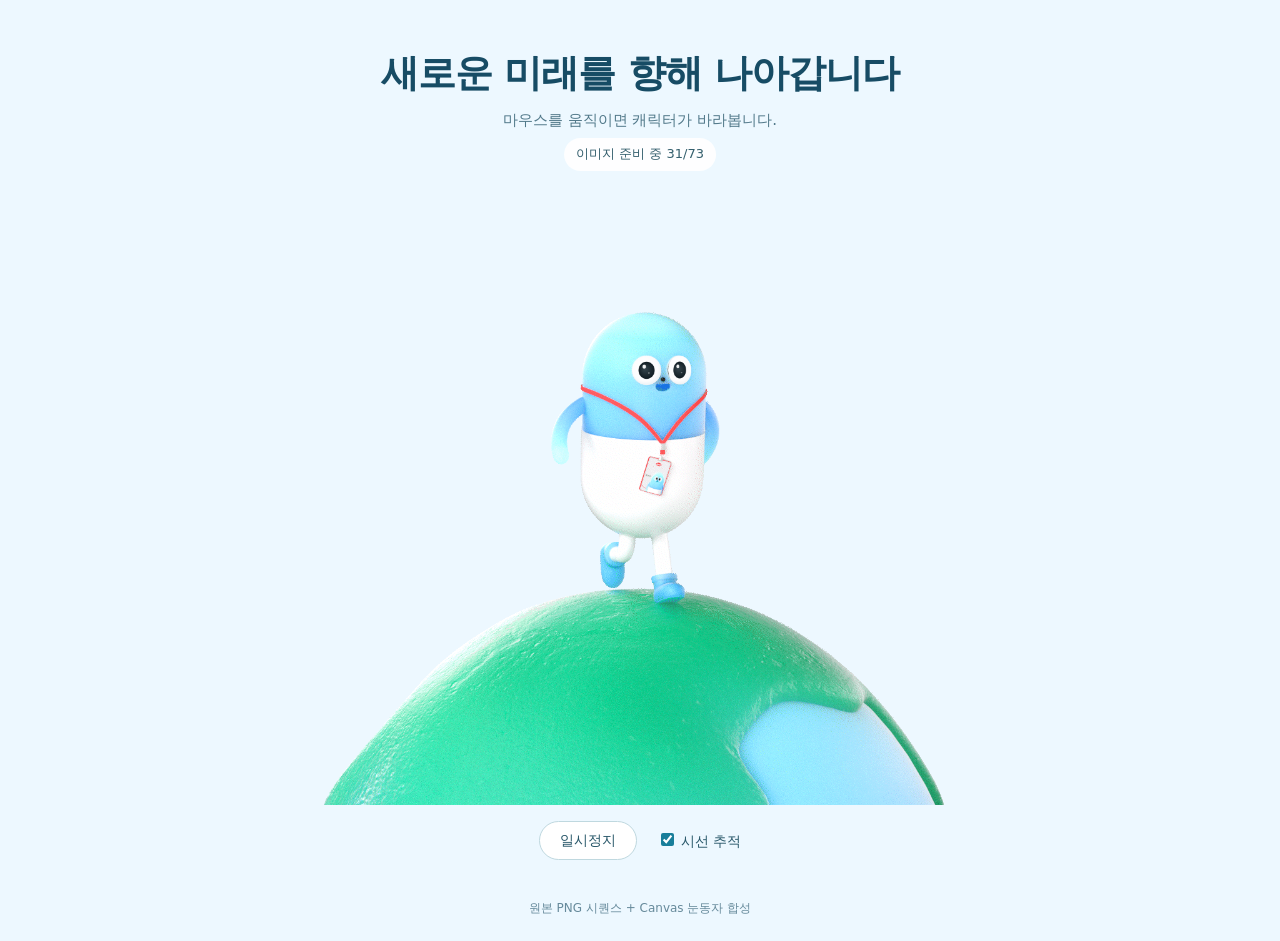
<file: 한미약품/js/hanmi-eye-tracking/index.html>
<!doctype html>
<html lang="ko"><head><meta charset="utf-8"><meta name="viewport" content="width=device-width,initial-scale=1"><title>한미 캐릭터 · 마우스 시선 추적</title><link rel="stylesheet" href="./player.css"><style>body{margin:0;background:#edf8ff;color:#174c65;font-family:system-ui,sans-serif}header{text-align:center;padding:48px 20px 0}h1{font-size:clamp(23px,4vw,38px);margin:0 0 12px;letter-spacing:-1px}p{font-size:15px;color:#52798a;margin:0}main{max-width:1200px;margin:auto}footer{text-align:center;font-size:12px;color:#668a9b;padding:24px}canvas{outline-offset:-3px}</style></head><body>
<header><h1>새로운 미래를 향해 나아갑니다</h1><p>마우스를 움직이면 캐릭터가 바라봅니다.</p></header>
<main><section class="hanmi-walker" data-hanmi-walker aria-label="지구 위를 걷는 캐릭터">
<canvas width="1920" height="1080" role="img" aria-label="마우스를 바라보며 지구 위를 걷는 캐릭터"></canvas>
<span data-status role="status">이미지 준비 중</span>
<div class="walker-controls"><button type="button" data-pause aria-pressed="false">일시정지</button><label><input type="checkbox" data-track checked> 시선 추적</label></div>
</section></main><footer>원본 PNG 시퀀스 + Canvas 눈동자 합성</footer>
<script src="./metadata.js"></script><script src="./player.js"></script></body></html>
</file>
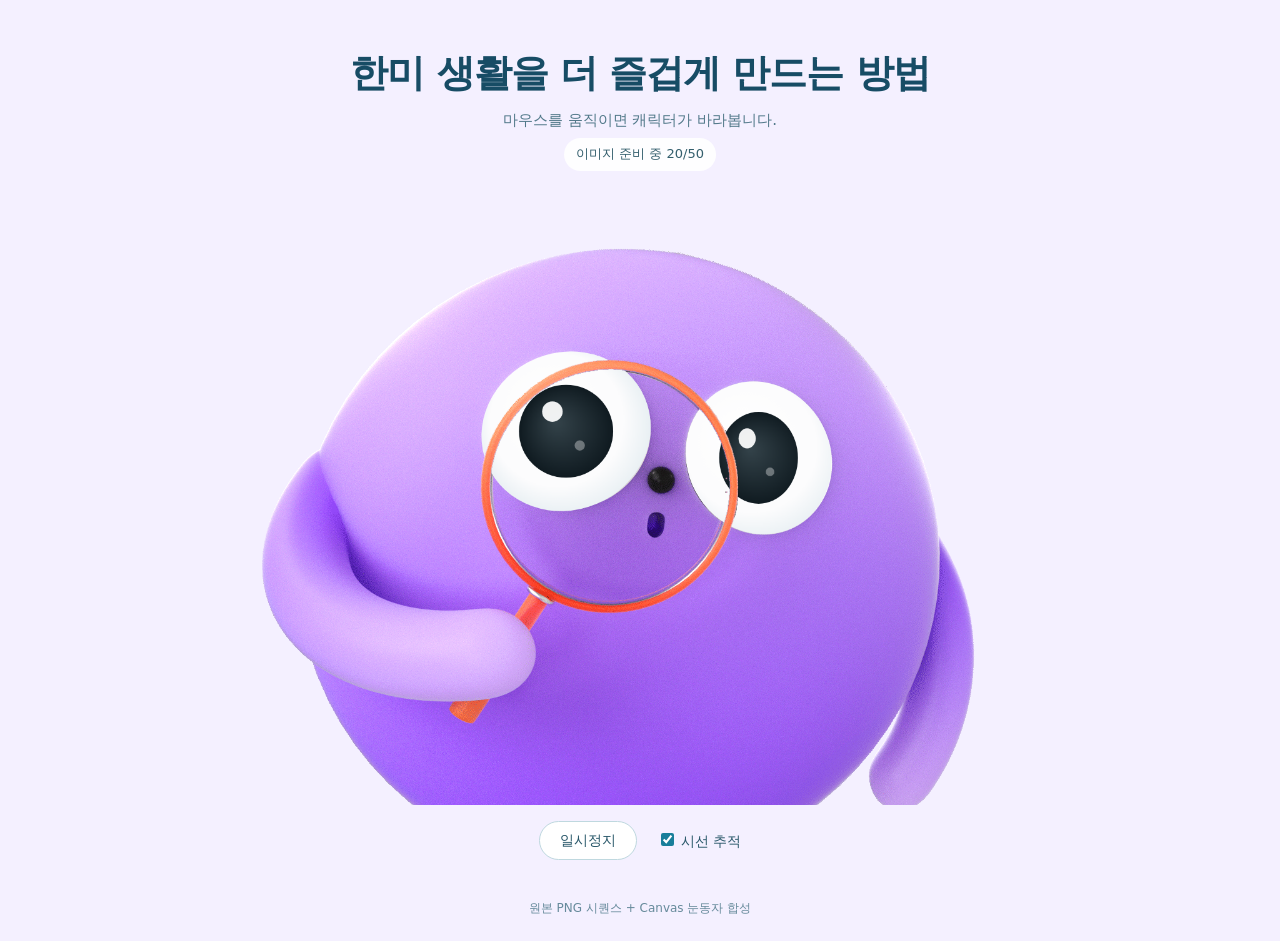
<file: 한미약품/js/hanmi-reading-eye-tracking/index.html>
<!doctype html>
<html lang="ko"><head><meta charset="utf-8"><meta name="viewport" content="width=device-width,initial-scale=1"><title>한미 돋보기 캐릭터 · 마우스 시선 추적</title><link rel="stylesheet" href="./player.css"><style>body{margin:0;background:#f4f0ff;color:#174c65;font-family:system-ui,sans-serif}header{text-align:center;padding:48px 20px 0}h1{font-size:clamp(23px,4vw,38px);margin:0 0 12px;letter-spacing:-1px}p{font-size:15px;color:#52798a;margin:0}main{max-width:1200px;margin:auto}footer{text-align:center;font-size:12px;color:#668a9b;padding:24px}canvas{outline-offset:-3px}</style></head><body>
<header><h1>한미 생활을 더 즐겁게 만드는 방법</h1><p>마우스를 움직이면 캐릭터가 바라봅니다.</p></header>
<main><section class="hanmi-walker" data-hanmi-walker aria-label="돋보기를 든 캐릭터">
<canvas width="1920" height="1080" role="img" aria-label="마우스를 바라보며 돋보기를 든 캐릭터"></canvas>
<span data-status role="status">이미지 준비 중</span>
<div class="walker-controls"><button type="button" data-pause aria-pressed="false">일시정지</button><label><input type="checkbox" data-track checked> 시선 추적</label></div>
</section></main><footer>원본 PNG 시퀀스 + Canvas 눈동자 합성</footer>
<script src="./metadata-v3.js"></script><script src="./player-v3.js"></script></body></html>
</file>
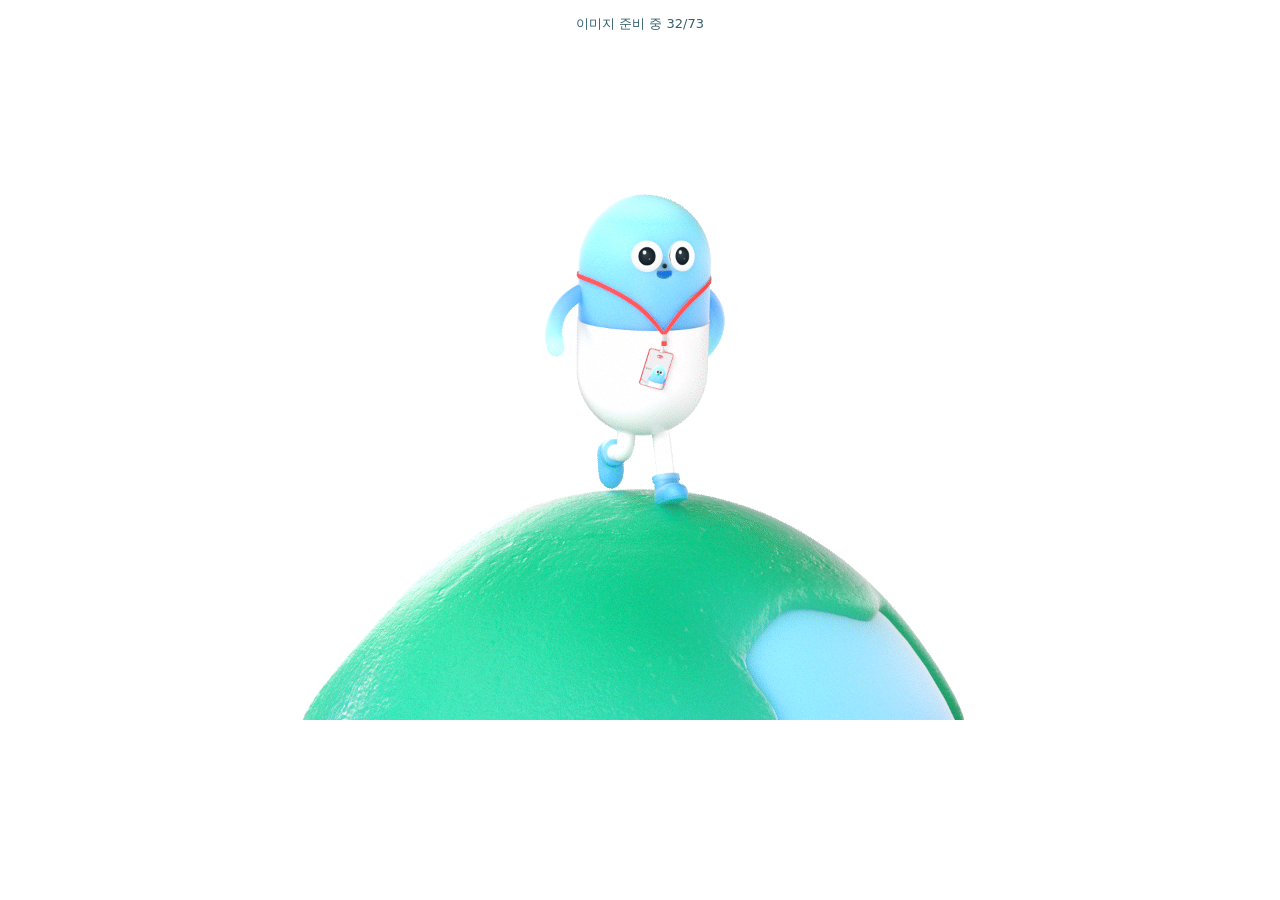
<file: 한미약품/js/hanmi-eye-tracking/embed.html>
<!doctype html><html lang="ko"><head><meta charset="utf-8"><meta name="viewport" content="width=device-width,initial-scale=1"><title>걷는 캐릭터</title><link rel="stylesheet" href="./player.css"><style>html,body{margin:0;background:transparent}.hanmi-walker{max-width:none}</style></head><body><div class="hanmi-walker" data-hanmi-walker><canvas width="1920" height="1080" role="img" aria-label="마우스를 바라보며 걷는 캐릭터"></canvas><span data-status role="status">이미지 준비 중</span></div><script src="./metadata.js"></script><script src="./player.js"></script></body></html>
</file>
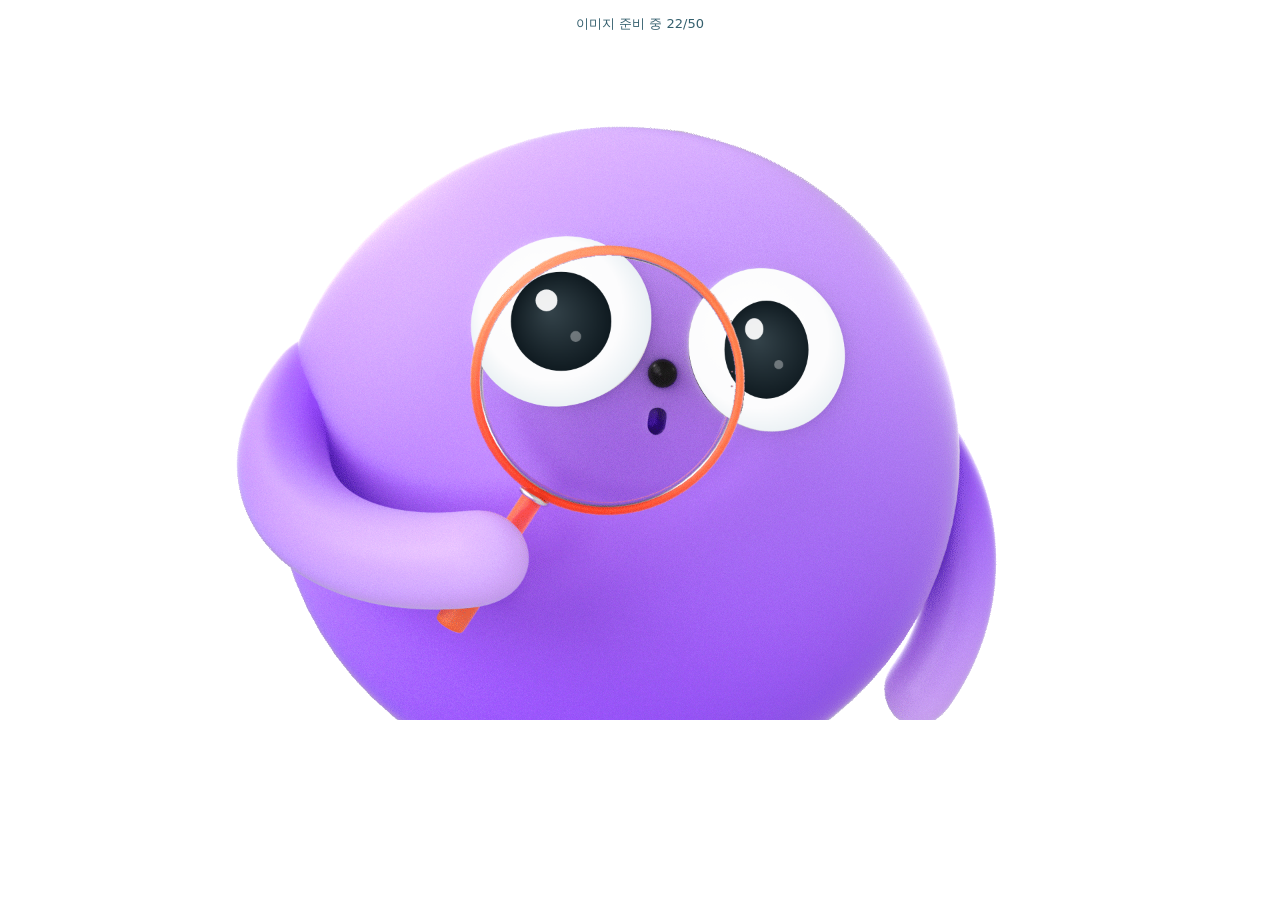
<file: 한미약품/js/hanmi-reading-eye-tracking/embed.html>
<!doctype html><html lang="ko"><head><meta charset="utf-8"><meta name="viewport" content="width=device-width,initial-scale=1"><title>돋보기 캐릭터</title><link rel="stylesheet" href="./player.css"><style>html,body{margin:0;background:transparent}.hanmi-walker{max-width:none}</style></head><body><div class="hanmi-walker" data-hanmi-walker><canvas width="1920" height="1080" role="img" aria-label="마우스를 바라보며 돋보기 캐릭터"></canvas><span data-status role="status">이미지 준비 중</span></div><script src="./metadata-v3.js"></script><script src="./player-v3.js"></script></body></html>
</file>
<file: 한미약품/css/main.css>
@import url("./animations.css");
@import url("./reset.css");
@import url("./common.css");
@import url("./header.css");
@import url("./hero.css");
@import url("./mirae.css");
@import url("./history.css");
@import url("./job-intro.css");
@import url("./innovation.css");
@import url("./welfare.css");
@import url("./tasks.css");
@import url("./requirements.css");
@import url("./exposition.css");
@import url("../js/hanmi-eye-tracking/player.css");
@import url("https://fonts.googleapis.com/css2?family=Inter:wght@400;500;600;700;800&display=swap");
</file>
<file: 한미약품/js/hanmi-eye-tracking/player.css>
.hanmi-walker{position:relative;width:100%;max-width:1200px;margin-inline:auto;isolation:isolate}
.hanmi-walker canvas{display:block;width:100%;height:auto;aspect-ratio:16/9;touch-action:pan-y}
.hanmi-walker [data-status]{position:absolute;top:8px;left:50%;transform:translateX(-50%);font:13px/1.6 system-ui,sans-serif;color:#345f6d;background:#ffffffeb;padding:6px 12px;border-radius:20px;max-width:90%;text-align:center}
.hanmi-walker [data-status][hidden]{display:none}
.hanmi-walker .walker-controls{display:flex;justify-content:center;align-items:center;gap:20px;padding:16px;font:14px/1.5 system-ui,sans-serif;color:#285769}
.hanmi-walker button{font:inherit;color:inherit;background:#fff;border:1px solid #bfd8df;border-radius:24px;padding:8px 20px;cursor:pointer}
.hanmi-walker input{accent-color:#187e9a}
</file>
<file: 한미약품/js/hanmi-reading-eye-tracking/player.css>
.hanmi-walker{position:relative;width:100%;max-width:1200px;margin-inline:auto;isolation:isolate}
.hanmi-walker canvas{display:block;width:100%;height:auto;aspect-ratio:16/9;touch-action:pan-y}
.hanmi-walker [data-status]{position:absolute;top:8px;left:50%;transform:translateX(-50%);font:13px/1.6 system-ui,sans-serif;color:#345f6d;background:#ffffffeb;padding:6px 12px;border-radius:20px;max-width:90%;text-align:center}
.hanmi-walker [data-status][hidden]{display:none}
.hanmi-walker .walker-controls{display:flex;justify-content:center;align-items:center;gap:20px;padding:16px;font:14px/1.5 system-ui,sans-serif;color:#285769}
.hanmi-walker button{font:inherit;color:inherit;background:#fff;border:1px solid #bfd8df;border-radius:24px;padding:8px 20px;cursor:pointer}
.hanmi-walker input{accent-color:#187e9a}
</file>
